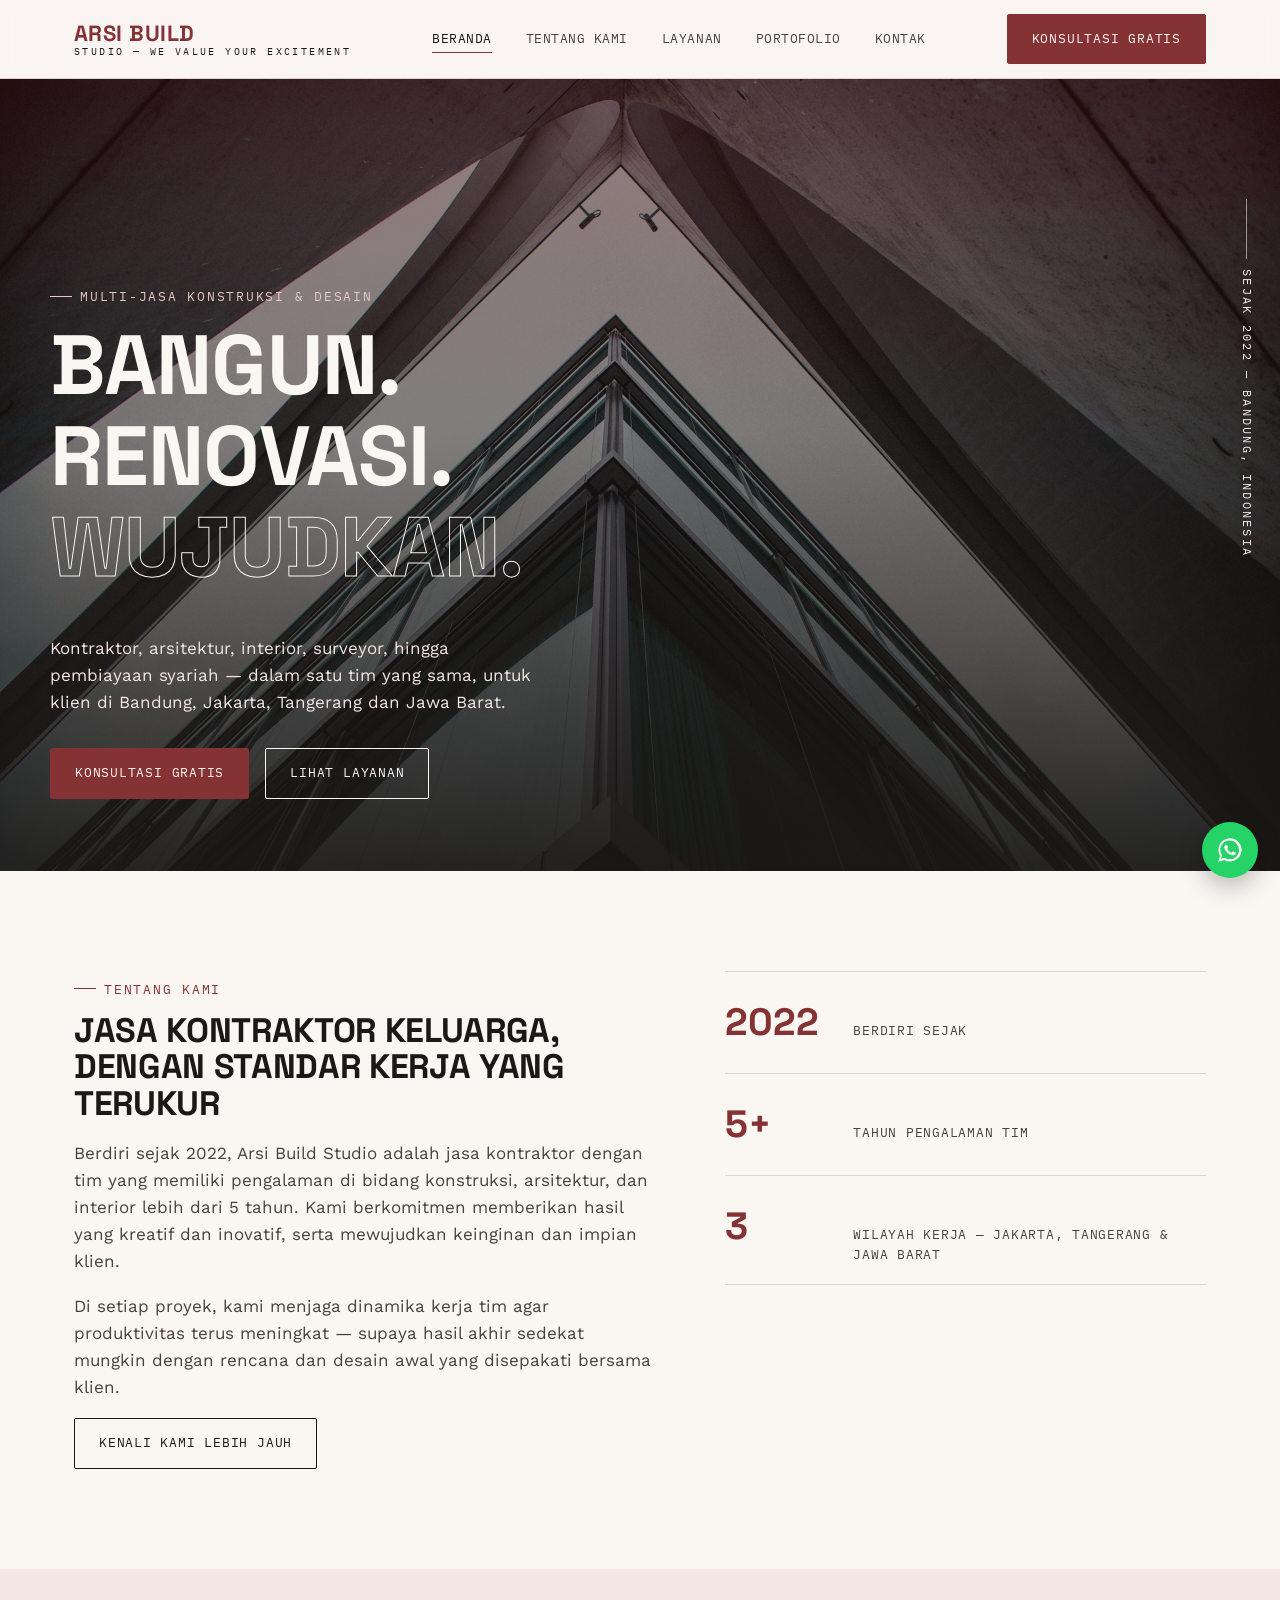
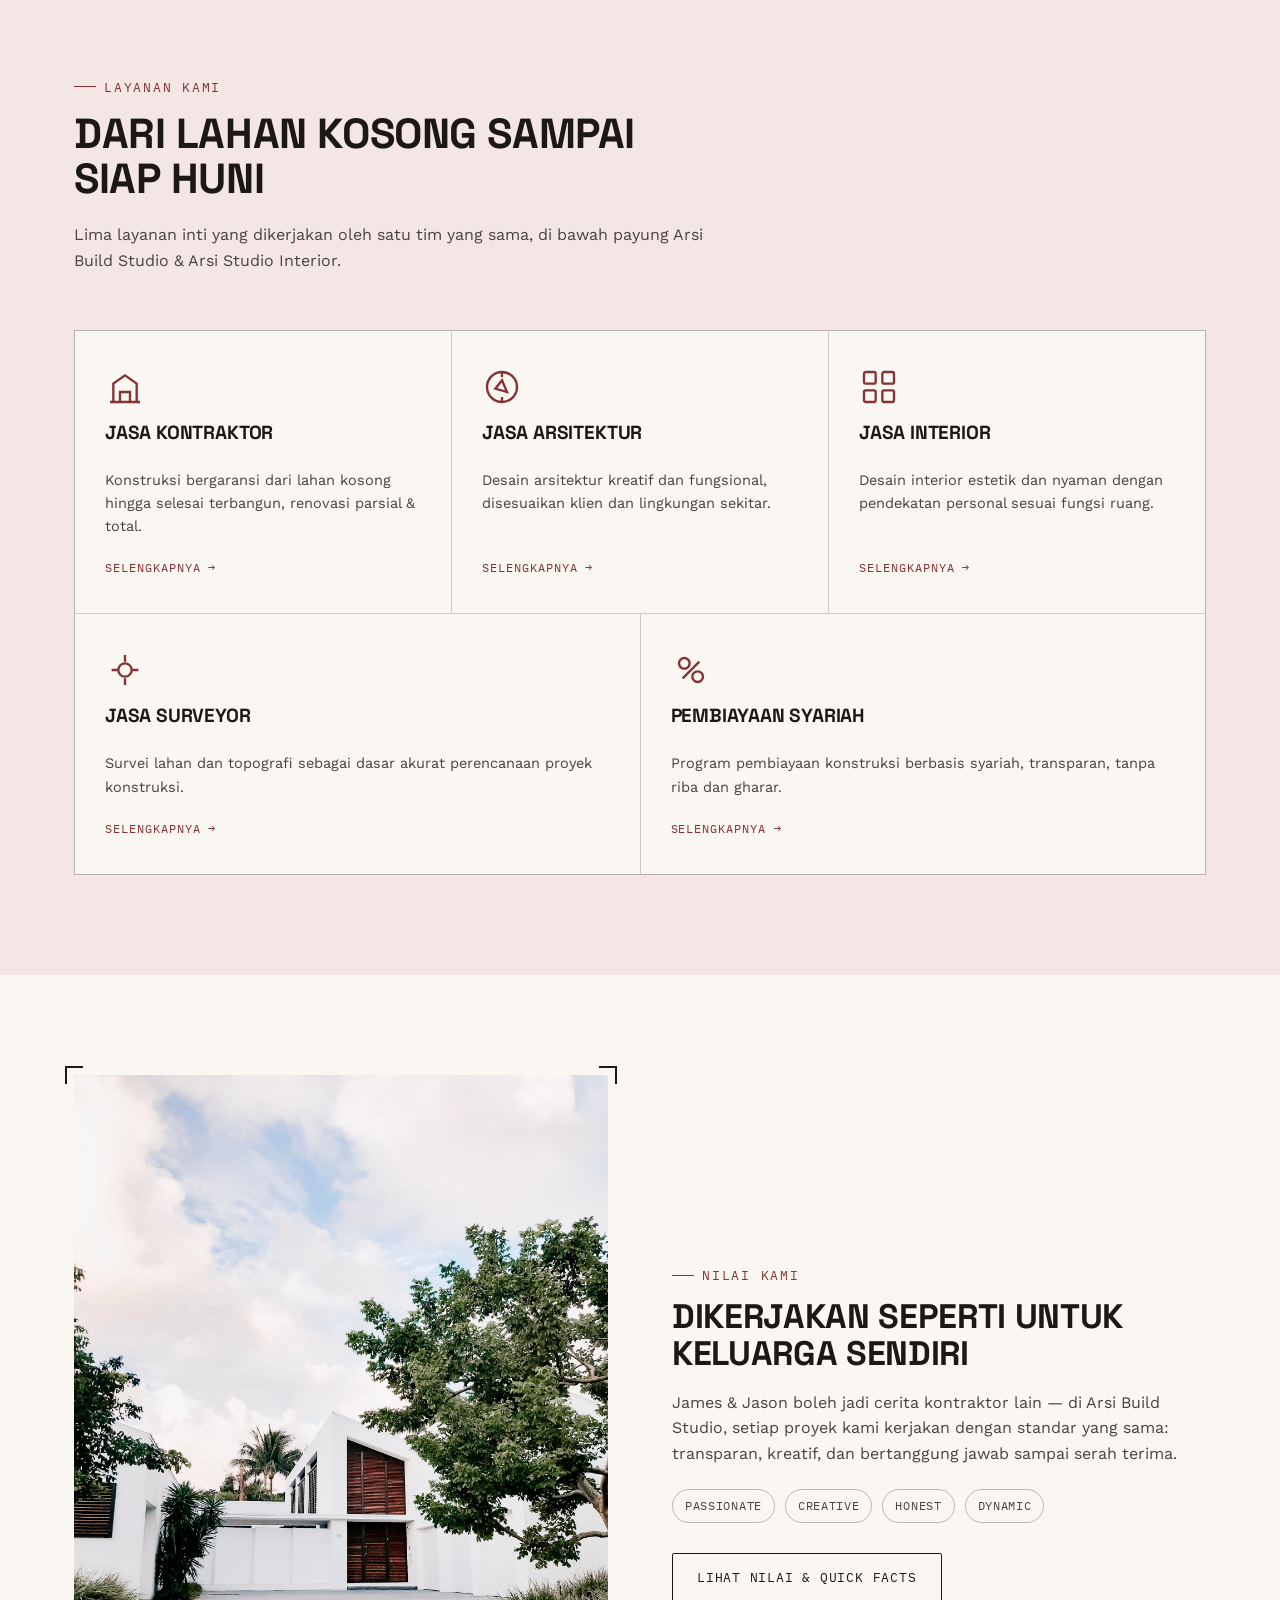
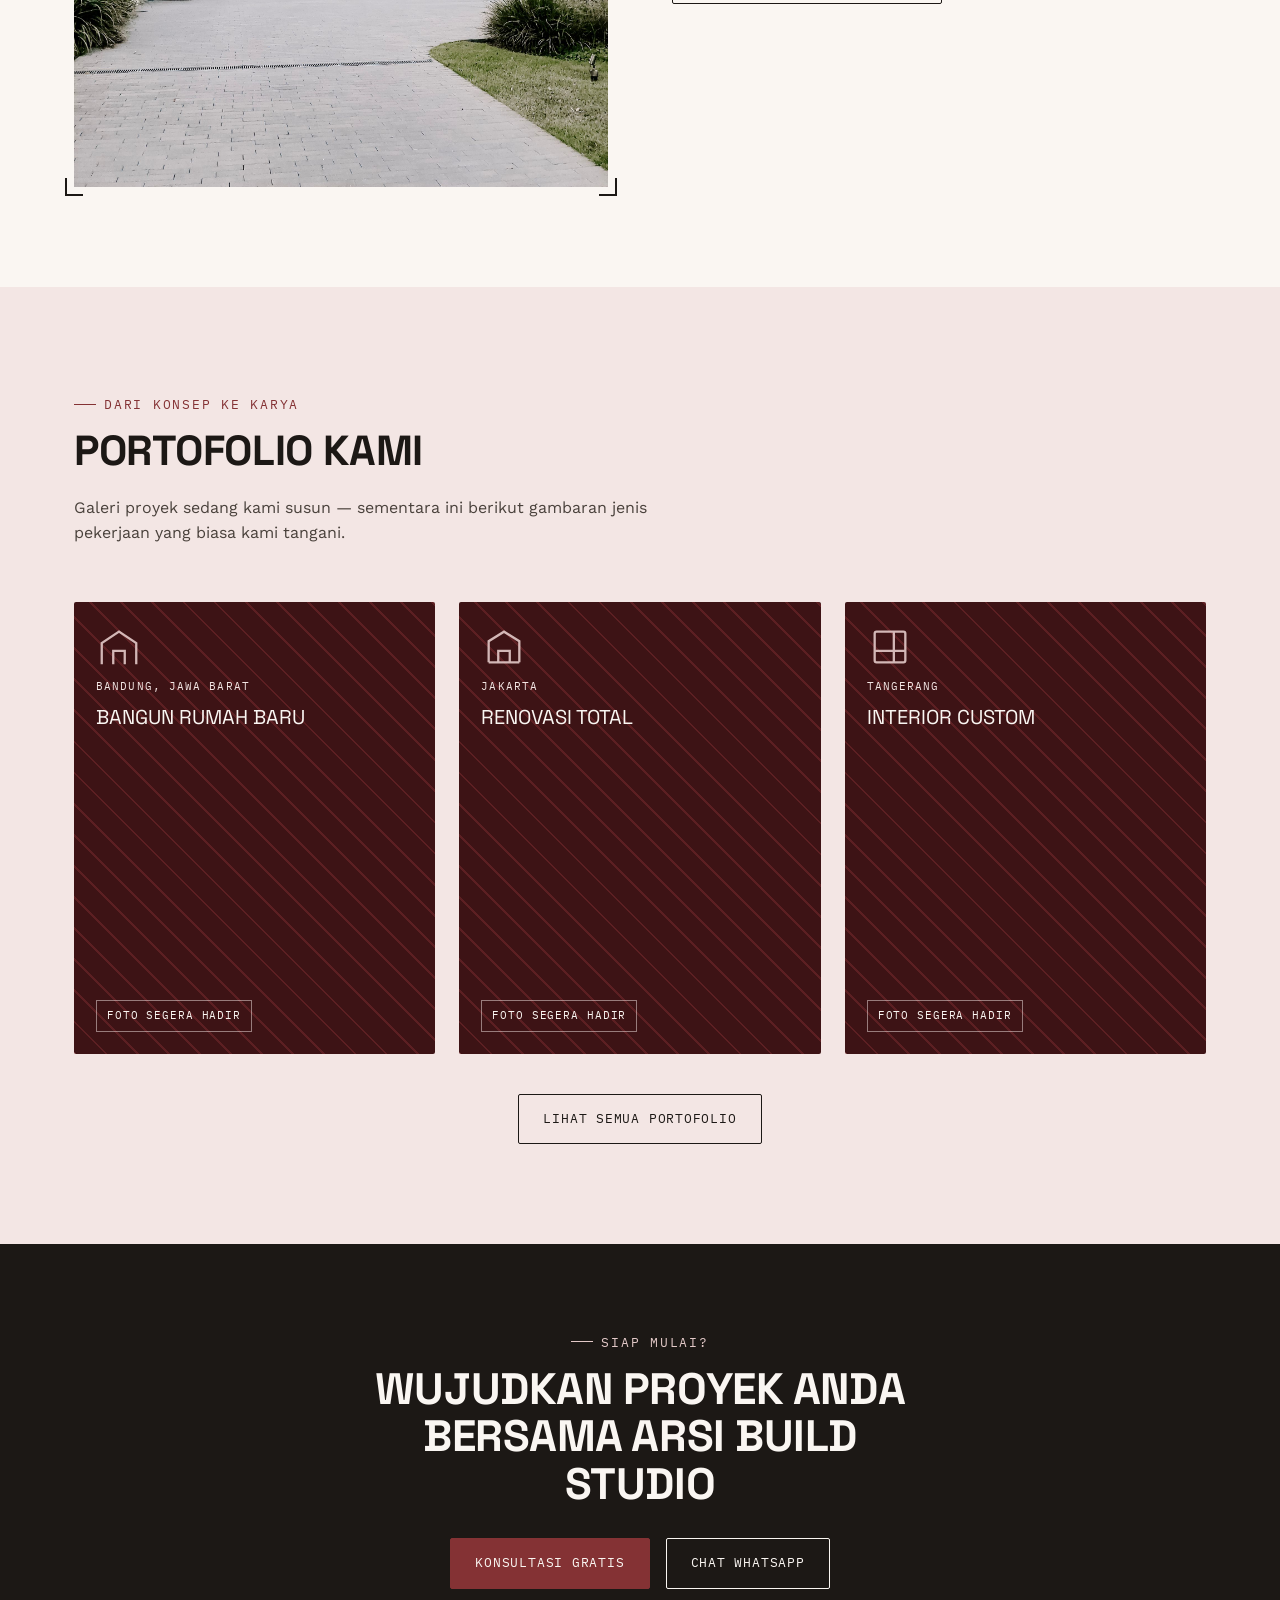
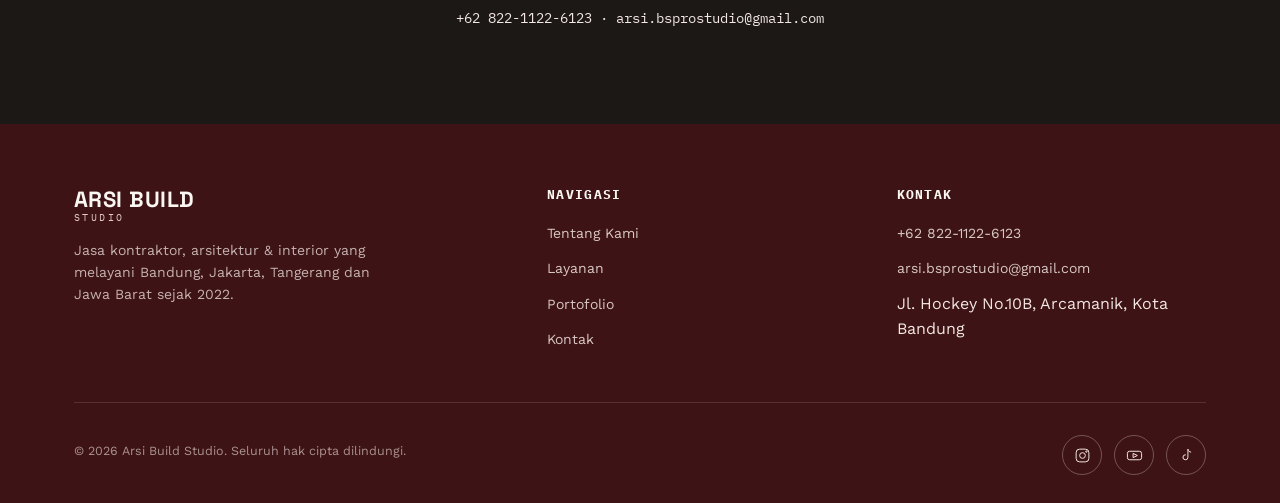
<file: index.html>
<!doctype html>
<html lang="id">
<head>
<meta charset="UTF-8">
<meta name="viewport" content="width=device-width, initial-scale=1">
<title>Arsi Build Studio — Jasa Kontraktor, Arsitektur & Interior Bandung</title>
<meta name="description" content="Arsi Build Studio: jasa kontraktor, arsitektur, interior, surveyor & pembiayaan konstruksi syariah untuk Bandung, Jakarta, Tangerang dan Jawa Barat.">
<link rel="preconnect" href="https://fonts.googleapis.com">
<link rel="preconnect" href="https://fonts.gstatic.com" crossorigin>
<link href="https://fonts.googleapis.com/css2?family=Space+Grotesk:wght@500;700&family=Work+Sans:wght@400;500;600&family=IBM+Plex+Mono:wght@400;500&display=swap" rel="stylesheet">
<link rel="stylesheet" href="assets/css/style.css">
</head>
<body>

<!-- ================= HEADER ================= -->
<header class="site-header">
  <div class="wrap">
    <a href="index.html" class="logo">
      <span class="l1">ARSI BUILD</span>
      <span class="l2">STUDIO — WE VALUE YOUR EXCITEMENT</span>
    </a>
    <nav class="nav-links" id="nav-links">
      <a href="index.html" aria-current="page">Beranda</a>
      <a href="tentang.html">Tentang Kami</a>
      <a href="layanan.html">Layanan</a>
      <a href="portofolio.html">Portofolio</a>
      <a href="kontak.html">Kontak</a>
    </nav>
    <div class="nav-cta">
      <a href="kontak.html" class="btn btn--primary">Konsultasi Gratis</a>
      <button class="nav-toggle" aria-label="Buka menu" aria-expanded="false" id="nav-toggle"><span></span></button>
    </div>
  </div>
</header>

<!-- ================= HERO ================= -->
<section class="hero">
  <div class="hero-media"><img src="assets/img/hero-skyline.jpg" alt="Pandangan ke atas gedung-gedung, mewakili semangat membangun Arsi Build Studio" loading="eager"></div>
  <span class="hero-tag">SEJAK 2022 — BANDUNG, INDONESIA</span>
  <div class="wrap hero-inner">
    <div class="eyebrow eyebrow--light">Multi-jasa konstruksi &amp; desain</div>
    <h1>BANGUN.<br>RENOVASI.<br><span class="thin">WUJUDKAN.</span></h1>
    <p class="lead">Kontraktor, arsitektur, interior, surveyor, hingga pembiayaan syariah — dalam satu tim yang sama, untuk klien di Bandung, Jakarta, Tangerang dan Jawa Barat.</p>
    <div class="hero-actions">
      <a href="kontak.html" class="btn btn--primary">Konsultasi Gratis</a>
      <a href="layanan.html" class="btn btn--on-dark btn--ghost">Lihat Layanan</a>
    </div>
  </div>
</section>

<!-- ================= INTRO + STATS ================= -->
<section class="section">
  <div class="wrap intro-grid">
    <div class="intro-copy">
      <div class="eyebrow">Tentang Kami</div>
      <h2 style="font-size:clamp(24px,3vw,34px); text-transform:uppercase;">Jasa kontraktor keluarga, dengan standar kerja yang terukur</h2>
      <p>Berdiri sejak 2022, Arsi Build Studio adalah jasa kontraktor dengan tim yang memiliki pengalaman di bidang konstruksi, arsitektur, dan interior lebih dari 5 tahun. Kami berkomitmen memberikan hasil yang kreatif dan inovatif, serta mewujudkan keinginan dan impian klien.</p>
      <p>Di setiap proyek, kami menjaga dinamika kerja tim agar produktivitas terus meningkat — supaya hasil akhir sedekat mungkin dengan rencana dan desain awal yang disepakati bersama klien.</p>
      <a href="tentang.html" class="btn btn--ghost">Kenali Kami Lebih Jauh</a>
    </div>
    <div class="stat-list">
      <div class="stat"><span class="num">2022</span><span class="lbl">Berdiri Sejak</span></div>
      <div class="stat"><span class="num">5+</span><span class="lbl">Tahun Pengalaman Tim</span></div>
      <div class="stat"><span class="num">3</span><span class="lbl">Wilayah Kerja — Jakarta, Tangerang &amp; Jawa Barat</span></div>
    </div>
  </div>
</section>

<!-- ================= LAYANAN ================= -->
<section class="section section--tint">
  <div class="wrap">
    <div class="section-head">
      <div class="eyebrow">Layanan Kami</div>
      <h2>Dari lahan kosong sampai siap huni</h2>
      <p>Lima layanan inti yang dikerjakan oleh satu tim yang sama, di bawah payung Arsi Build Studio &amp; Arsi Studio Interior.</p>
    </div>
    <div class="service-grid">
      <a class="service-card" href="layanan.html#kontraktor">
        <svg class="icon" viewBox="0 0 24 24" fill="none" stroke="currentColor" stroke-width="1.4"><path d="M3 21h18M5 21V10l7-5 7 5v11M9 21v-6h6v6M9 12h.01M15 12h.01"/></svg>
        <h3>Jasa Kontraktor</h3>
        <p>Konstruksi bergaransi dari lahan kosong hingga selesai terbangun, renovasi parsial &amp; total.</p>
        <span class="go">Selengkapnya →</span>
      </a>
      <a class="service-card" href="layanan.html#arsitektur">
        <svg class="icon" viewBox="0 0 24 24" fill="none" stroke="currentColor" stroke-width="1.4"><circle cx="12" cy="12" r="9"/><path d="M12 3v3M12 18v3M12 8l3 7-7-2 4-5z"/></svg>
        <h3>Jasa Arsitektur</h3>
        <p>Desain arsitektur kreatif dan fungsional, disesuaikan klien dan lingkungan sekitar.</p>
        <span class="go">Selengkapnya →</span>
      </a>
      <a class="service-card" href="layanan.html#interior">
        <svg class="icon" viewBox="0 0 24 24" fill="none" stroke="currentColor" stroke-width="1.4"><rect x="3" y="3" width="7" height="7" rx="1"/><rect x="14" y="3" width="7" height="7" rx="1"/><rect x="3" y="14" width="7" height="7" rx="1"/><rect x="14" y="14" width="7" height="7" rx="1"/></svg>
        <h3>Jasa Interior</h3>
        <p>Desain interior estetik dan nyaman dengan pendekatan personal sesuai fungsi ruang.</p>
        <span class="go">Selengkapnya →</span>
      </a>
      <a class="service-card" href="layanan.html#surveyor">
        <svg class="icon" viewBox="0 0 24 24" fill="none" stroke="currentColor" stroke-width="1.4"><path d="M12 3v4M4 12h4M16 12h4M12 17v4"/><circle cx="12" cy="12" r="4"/></svg>
        <h3>Jasa Surveyor</h3>
        <p>Survei lahan dan topografi sebagai dasar akurat perencanaan proyek konstruksi.</p>
        <span class="go">Selengkapnya →</span>
      </a>
      <a class="service-card" href="layanan.html#syariah">
        <svg class="icon" viewBox="0 0 24 24" fill="none" stroke="currentColor" stroke-width="1.4"><circle cx="8" cy="8" r="3.2"/><circle cx="16" cy="16" r="3.2"/><path d="M17 7 7 17"/></svg>
        <h3>Pembiayaan Syariah</h3>
        <p>Program pembiayaan konstruksi berbasis syariah, transparan, tanpa riba dan gharar.</p>
        <span class="go">Selengkapnya →</span>
      </a>
    </div>
  </div>
</section>

<!-- ================= TENTANG TEASER (split) ================= -->
<section class="section">
  <div class="wrap split">
    <div class="split-media crop-frame">
      <span class="cm-bl"></span><span class="cm-br"></span>
      <img src="assets/img/about-house.jpg" alt="Rumah tinggal modern hasil kerja tim Arsi Build Studio">
    </div>
    <div class="split-copy">
      <div class="eyebrow">Nilai Kami</div>
      <h2 style="font-size:clamp(24px,3vw,34px); text-transform:uppercase;">Dikerjakan seperti untuk keluarga sendiri</h2>
      <p>James &amp; Jason boleh jadi cerita kontraktor lain — di Arsi Build Studio, setiap proyek kami kerjakan dengan standar yang sama: transparan, kreatif, dan bertanggung jawab sampai serah terima.</p>
      <div class="chip-row">
        <span class="chip">Passionate</span>
        <span class="chip">Creative</span>
        <span class="chip">Honest</span>
        <span class="chip">Dynamic</span>
      </div>
      <a href="tentang.html" class="btn btn--ghost">Lihat Nilai &amp; Quick Facts</a>
    </div>
  </div>
</section>

<!-- ================= PORTFOLIO TEASER ================= -->
<section class="section section--tint">
  <div class="wrap">
    <div class="section-head">
      <div class="eyebrow">Dari Konsep ke Karya</div>
      <h2>Portofolio kami</h2>
      <p>Galeri proyek sedang kami susun — sementara ini berikut gambaran jenis pekerjaan yang biasa kami tangani.</p>
    </div>
    <div class="portfolio-grid">
      <div class="portfolio-card">
        <div>
          <svg class="icon" viewBox="0 0 24 24" fill="none" stroke="currentColor" stroke-width="1.2"><path d="M3 21V10l9-6 9 6v11M9 21v-7h6v7"/></svg>
          <div class="tag">Bandung, Jawa Barat</div>
          <div class="cat">Bangun Rumah Baru</div>
        </div>
        <span class="soon">Foto Segera Hadir</span>
      </div>
      <div class="portfolio-card">
        <div>
          <svg class="icon" viewBox="0 0 24 24" fill="none" stroke="currentColor" stroke-width="1.2"><path d="M4 20V9l8-5 8 5v11M4 20h16M9 20v-6h6v6"/></svg>
          <div class="tag">Jakarta</div>
          <div class="cat">Renovasi Total</div>
        </div>
        <span class="soon">Foto Segera Hadir</span>
      </div>
      <div class="portfolio-card">
        <div>
          <svg class="icon" viewBox="0 0 24 24" fill="none" stroke="currentColor" stroke-width="1.2"><rect x="4" y="4" width="16" height="16" rx="1"/><path d="M4 14h16M14 4v16"/></svg>
          <div class="tag">Tangerang</div>
          <div class="cat">Interior Custom</div>
        </div>
        <span class="soon">Foto Segera Hadir</span>
      </div>
    </div>
    <div class="center-text" style="margin-top:40px;">
      <a href="portofolio.html" class="btn btn--ghost">Lihat Semua Portofolio</a>
    </div>
  </div>
</section>

<!-- ================= CTA ================= -->
<section class="cta-banner">
  <div class="wrap">
    <div class="eyebrow eyebrow--light" style="justify-content:center;">Siap Mulai?</div>
    <h2>Wujudkan proyek Anda bersama Arsi Build Studio</h2>
    <div class="actions">
      <a href="kontak.html" class="btn btn--primary">Konsultasi Gratis</a>
      <a href="https://wa.me/6282211226123" class="btn btn--on-dark btn--ghost" target="_blank" rel="noopener">Chat WhatsApp</a>
    </div>
    <p class="phone">+62 822-1122-6123 · arsi.bsprostudio@gmail.com</p>
  </div>
</section>

<!-- ================= FOOTER ================= -->
<footer class="site-footer">
  <div class="wrap">
    <div class="footer-grid">
      <div>
        <a href="index.html" class="logo"><span class="l1">ARSI BUILD</span><span class="l2">STUDIO</span></a>
        <p style="margin-top:16px;">Jasa kontraktor, arsitektur &amp; interior yang melayani Bandung, Jakarta, Tangerang dan Jawa Barat sejak 2022.</p>
      </div>
      <div>
        <h4>Navigasi</h4>
        <ul class="footer-links">
          <li><a href="tentang.html">Tentang Kami</a></li>
          <li><a href="layanan.html">Layanan</a></li>
          <li><a href="portofolio.html">Portofolio</a></li>
          <li><a href="kontak.html">Kontak</a></li>
        </ul>
      </div>
      <div>
        <h4>Kontak</h4>
        <ul class="footer-links">
          <li><a href="tel:+6282211226123">+62 822-1122-6123</a></li>
          <li><a href="mailto:arsi.bsprostudio@gmail.com">arsi.bsprostudio@gmail.com</a></li>
          <li><span>Jl. Hockey No.10B, Arcamanik, Kota Bandung</span></li>
        </ul>
      </div>
    </div>
    <div class="footer-bottom">
      <p>© <span data-year></span> Arsi Build Studio. Seluruh hak cipta dilindungi.</p>
      <div class="social-row">
        <a href="https://instagram.com/arsi.buildstudio" target="_blank" rel="noopener" aria-label="Instagram"><svg viewBox="0 0 24 24" fill="none" stroke="currentColor" stroke-width="1.4"><rect x="3" y="3" width="18" height="18" rx="5"/><circle cx="12" cy="12" r="4"/><circle cx="17.5" cy="6.5" r="1"/></svg></a>
        <a href="https://youtube.com/@ARSIBUILDSTUDIO" target="_blank" rel="noopener" aria-label="YouTube"><svg viewBox="0 0 24 24" fill="none" stroke="currentColor" stroke-width="1.4"><rect x="2" y="6" width="20" height="12" rx="3"/><path d="M10 9l6 3-6 3V9z"/></svg></a>
        <a href="https://tiktok.com/@arsi.buildstudio" target="_blank" rel="noopener" aria-label="TikTok"><svg viewBox="0 0 24 24" fill="none" stroke="currentColor" stroke-width="1.4"><path d="M14 3v11.5a3.5 3.5 0 1 1-3-3.46"/><path d="M14 3c.5 2.5 2 4 4.5 4.3"/></svg></a>
      </div>
    </div>
  </div>
</footer>

<a href="https://wa.me/6282211226123" class="wa-float" target="_blank" rel="noopener" aria-label="Chat via WhatsApp">
  <svg viewBox="0 0 24 24" fill="currentColor"><path d="M12.04 2C6.58 2 2.13 6.45 2.13 11.91c0 1.87.5 3.62 1.4 5.13L2 22l5.13-1.5a9.87 9.87 0 0 0 4.9 1.3h.01c5.46 0 9.91-4.45 9.91-9.91C21.95 6.45 17.5 2 12.04 2zm0 18.02h-.01c-1.53 0-3.03-.41-4.34-1.19l-.31-.18-3.22.94.94-3.14-.2-.32a8.02 8.02 0 0 1-1.24-4.24c0-4.44 3.62-8.06 8.07-8.06 2.16 0 4.19.84 5.71 2.37a8 8 0 0 1 2.36 5.7c0 4.45-3.62 8.06-8.06 8.06zm4.44-6.04c-.24-.12-1.44-.71-1.66-.8-.22-.08-.39-.12-.55.12-.16.24-.63.79-.78.96-.14.16-.29.18-.53.06-.24-.12-1.02-.38-1.94-1.2-.72-.64-1.2-1.43-1.34-1.67-.14-.24-.02-.37.1-.49.11-.11.24-.29.36-.43.12-.14.16-.24.24-.4.08-.16.04-.3-.02-.42-.06-.12-.55-1.33-.76-1.82-.2-.48-.4-.42-.55-.42h-.47c-.16 0-.42.06-.64.3-.22.24-.84.82-.84 2s.86 2.32.98 2.48c.12.16 1.7 2.6 4.13 3.64.58.25 1.03.4 1.38.51.58.18 1.11.16 1.53.1.47-.07 1.44-.59 1.64-1.15.2-.57.2-1.06.14-1.16-.06-.1-.22-.16-.46-.28z"/></svg>
</a>

<script src="assets/js/main.js"></script>
</body>
</html>
</file>
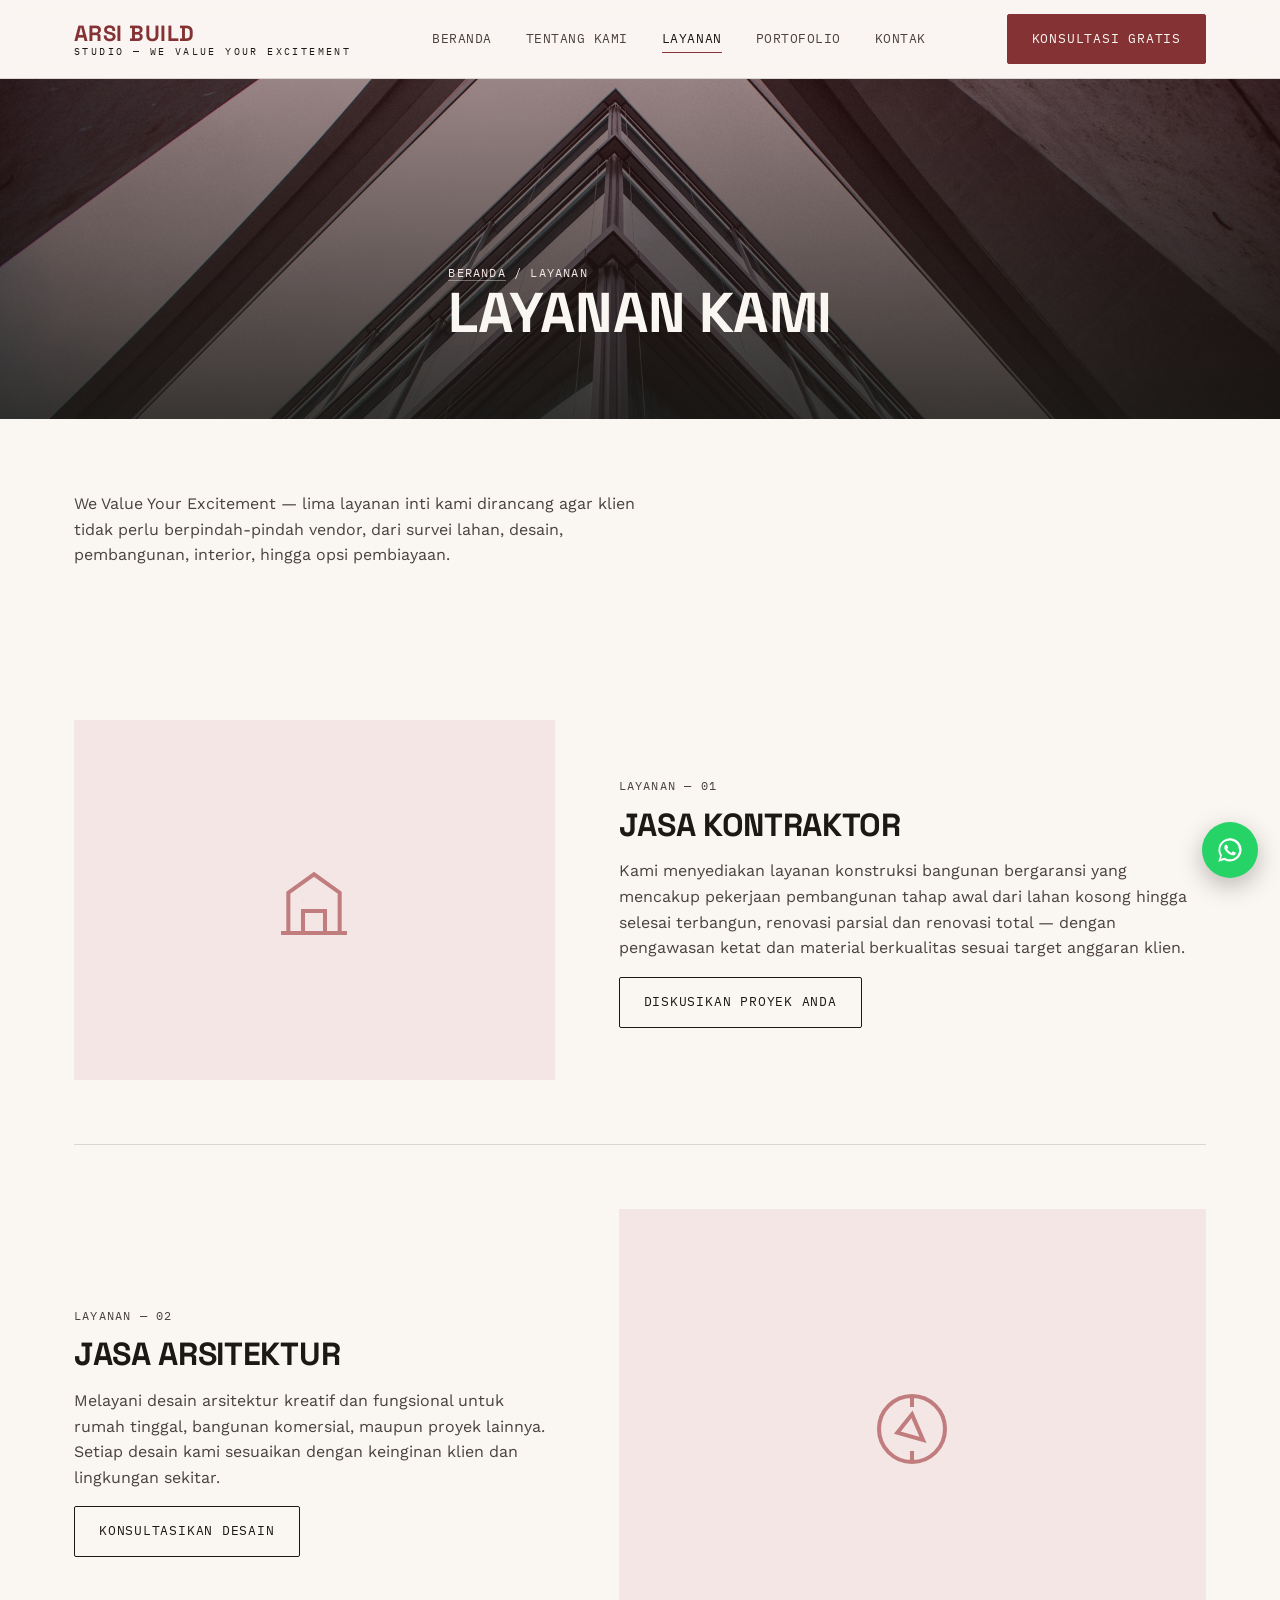
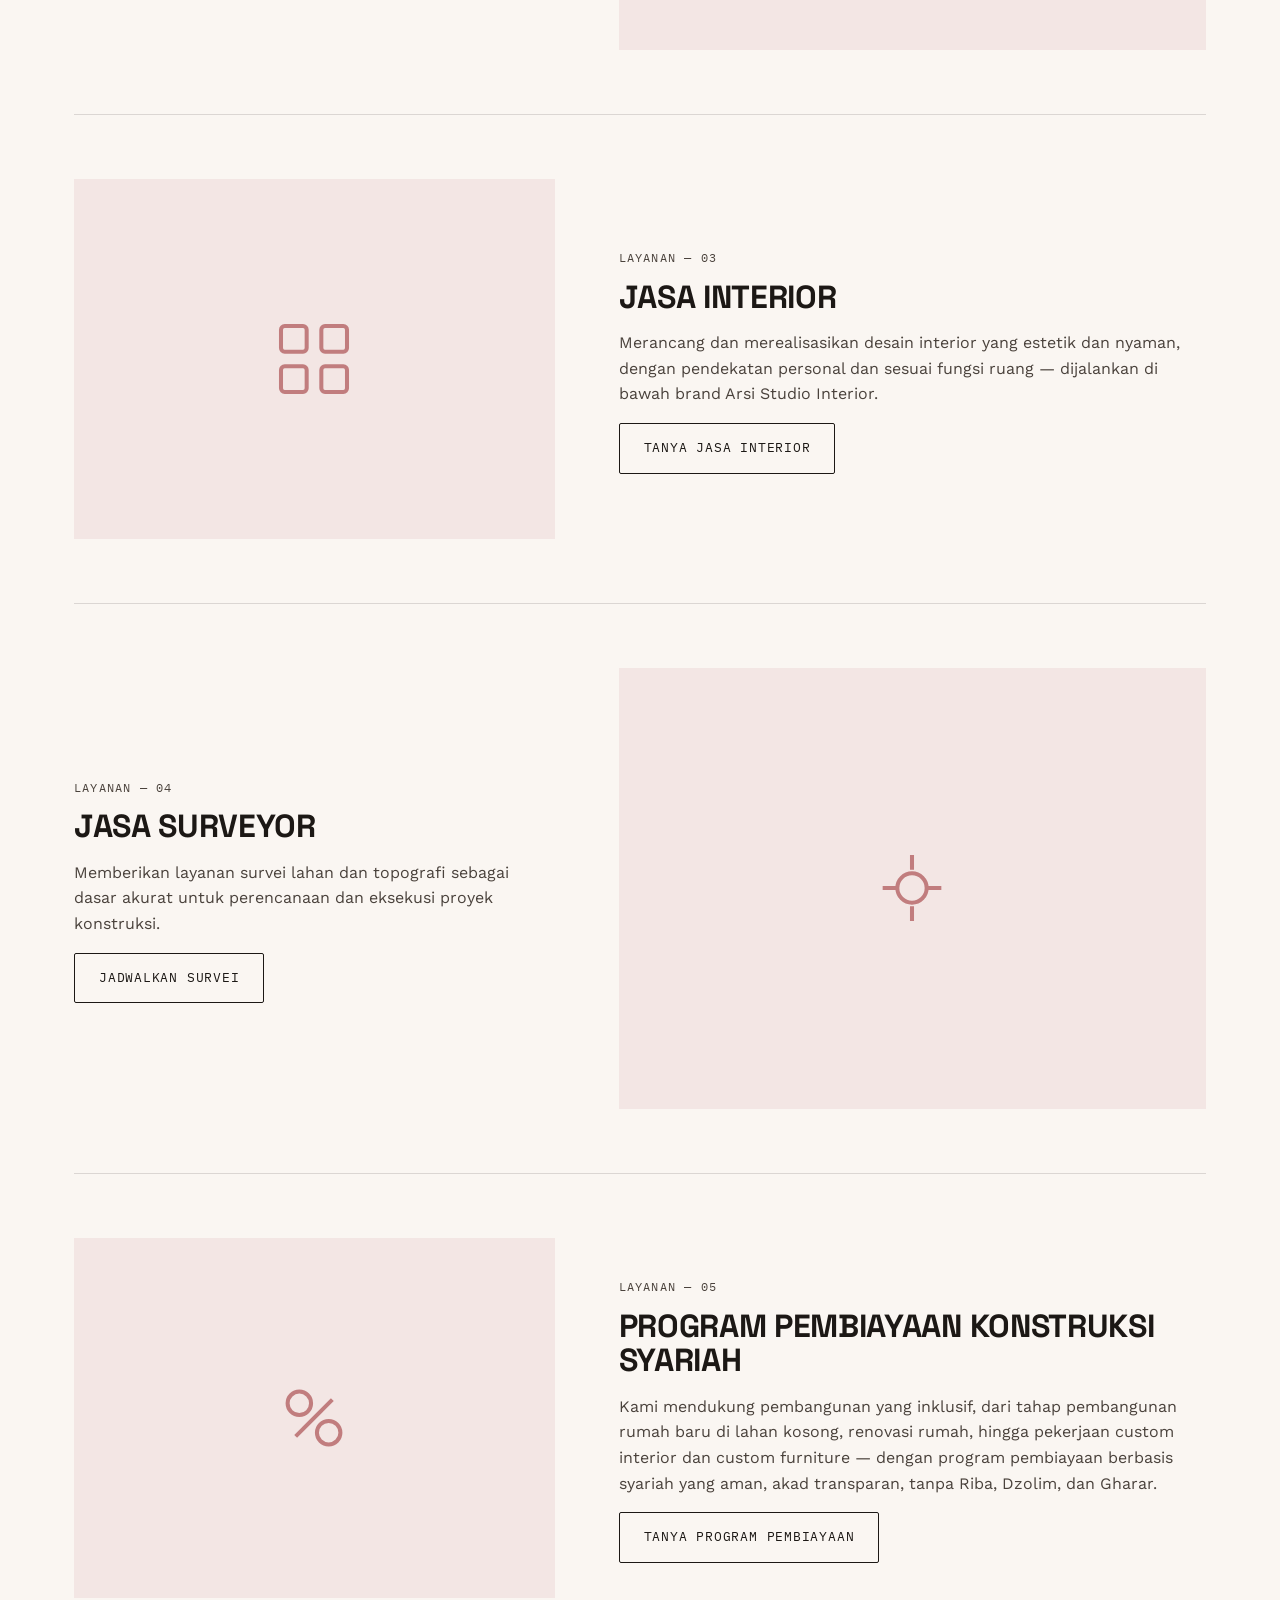
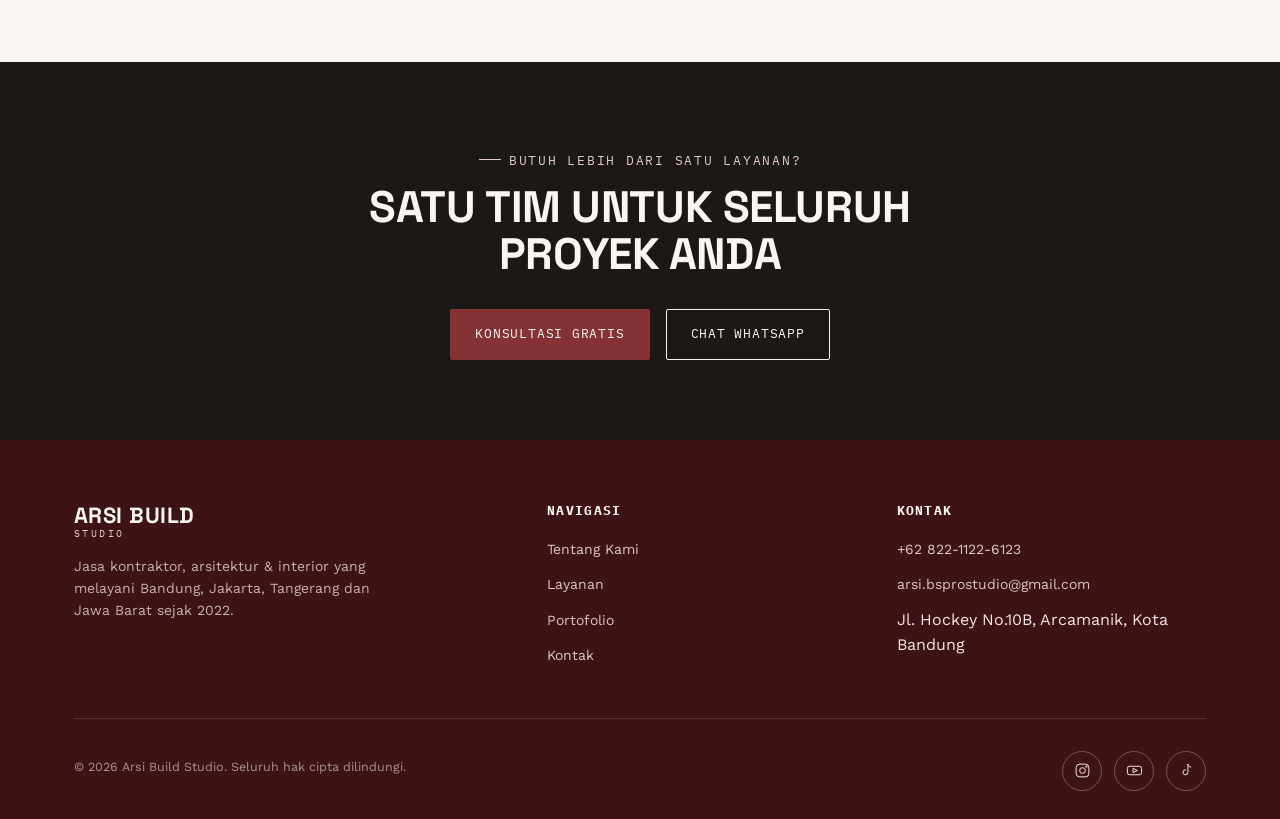
<file: layanan.html>
<!doctype html>
<html lang="id">
<head>
<meta charset="UTF-8">
<meta name="viewport" content="width=device-width, initial-scale=1">
<title>Layanan — Arsi Build Studio</title>
<meta name="description" content="Jasa Kontraktor, Jasa Arsitektur, Jasa Interior, Jasa Surveyor, dan Program Pembiayaan Konstruksi Syariah dari Arsi Build Studio.">
<link rel="preconnect" href="https://fonts.googleapis.com">
<link rel="preconnect" href="https://fonts.gstatic.com" crossorigin>
<link href="https://fonts.googleapis.com/css2?family=Space+Grotesk:wght@500;700&family=Work+Sans:wght@400;500;600&family=IBM+Plex+Mono:wght@400;500&display=swap" rel="stylesheet">
<link rel="stylesheet" href="assets/css/style.css">
</head>
<body>

<header class="site-header">
  <div class="wrap">
    <a href="index.html" class="logo">
      <span class="l1">ARSI BUILD</span>
      <span class="l2">STUDIO — WE VALUE YOUR EXCITEMENT</span>
    </a>
    <nav class="nav-links" id="nav-links">
      <a href="index.html">Beranda</a>
      <a href="tentang.html">Tentang Kami</a>
      <a href="layanan.html" aria-current="page">Layanan</a>
      <a href="portofolio.html">Portofolio</a>
      <a href="kontak.html">Kontak</a>
    </nav>
    <div class="nav-cta">
      <a href="kontak.html" class="btn btn--primary">Konsultasi Gratis</a>
      <button class="nav-toggle" aria-label="Buka menu" aria-expanded="false" id="nav-toggle"><span></span></button>
    </div>
  </div>
</header>

<section class="page-banner">
  <div class="hero-media"><img src="assets/img/hero-skyline.jpg" alt="" loading="eager"></div>
  <div class="wrap">
    <div class="breadcrumb"><a href="index.html">Beranda</a> / Layanan</div>
    <h1>Layanan Kami</h1>
  </div>
</section>

<section class="section--tight">
  <div class="wrap">
    <p style="max-width:60ch; font-size:16px;">We Value Your Excitement — lima layanan inti kami dirancang agar klien tidak perlu berpindah-pindah vendor, dari survei lahan, desain, pembangunan, interior, hingga opsi pembiayaan.</p>
  </div>
</section>

<div class="wrap">
  <div class="service-row" id="kontraktor">
    <div class="service-row-media">
      <svg class="icon" viewBox="0 0 24 24" fill="none" stroke="currentColor" stroke-width="1.1"><path d="M3 21h18M5 21V10l7-5 7 5v11M9 21v-6h6v6M9 12h.01M15 12h.01"/></svg>
    </div>
    <div>
      <span class="service-tag">LAYANAN — 01</span>
      <h2 style="font-size:clamp(24px,3vw,32px); text-transform:uppercase; margin-top:10px;">Jasa Kontraktor</h2>
      <p>Kami menyediakan layanan konstruksi bangunan bergaransi yang mencakup pekerjaan pembangunan tahap awal dari lahan kosong hingga selesai terbangun, renovasi parsial dan renovasi total — dengan pengawasan ketat dan material berkualitas sesuai target anggaran klien.</p>
      <a href="kontak.html" class="btn btn--ghost">Diskusikan Proyek Anda</a>
    </div>
  </div>

  <div class="service-row reverse" id="arsitektur">
    <div class="service-row-media">
      <svg class="icon" viewBox="0 0 24 24" fill="none" stroke="currentColor" stroke-width="1.1"><circle cx="12" cy="12" r="9"/><path d="M12 3v3M12 18v3M12 8l3 7-7-2 4-5z"/></svg>
    </div>
    <div>
      <span class="service-tag">LAYANAN — 02</span>
      <h2 style="font-size:clamp(24px,3vw,32px); text-transform:uppercase; margin-top:10px;">Jasa Arsitektur</h2>
      <p>Melayani desain arsitektur kreatif dan fungsional untuk rumah tinggal, bangunan komersial, maupun proyek lainnya. Setiap desain kami sesuaikan dengan keinginan klien dan lingkungan sekitar.</p>
      <a href="kontak.html" class="btn btn--ghost">Konsultasikan Desain</a>
    </div>
  </div>

  <div class="service-row" id="interior">
    <div class="service-row-media">
      <svg class="icon" viewBox="0 0 24 24" fill="none" stroke="currentColor" stroke-width="1.1"><rect x="3" y="3" width="7" height="7" rx="1"/><rect x="14" y="3" width="7" height="7" rx="1"/><rect x="3" y="14" width="7" height="7" rx="1"/><rect x="14" y="14" width="7" height="7" rx="1"/></svg>
    </div>
    <div>
      <span class="service-tag">LAYANAN — 03</span>
      <h2 style="font-size:clamp(24px,3vw,32px); text-transform:uppercase; margin-top:10px;">Jasa Interior</h2>
      <p>Merancang dan merealisasikan desain interior yang estetik dan nyaman, dengan pendekatan personal dan sesuai fungsi ruang — dijalankan di bawah brand Arsi Studio Interior.</p>
      <a href="kontak.html" class="btn btn--ghost">Tanya Jasa Interior</a>
    </div>
  </div>

  <div class="service-row reverse" id="surveyor">
    <div class="service-row-media">
      <svg class="icon" viewBox="0 0 24 24" fill="none" stroke="currentColor" stroke-width="1.1"><path d="M12 3v4M4 12h4M16 12h4M12 17v4"/><circle cx="12" cy="12" r="4"/></svg>
    </div>
    <div>
      <span class="service-tag">LAYANAN — 04</span>
      <h2 style="font-size:clamp(24px,3vw,32px); text-transform:uppercase; margin-top:10px;">Jasa Surveyor</h2>
      <p>Memberikan layanan survei lahan dan topografi sebagai dasar akurat untuk perencanaan dan eksekusi proyek konstruksi.</p>
      <a href="kontak.html" class="btn btn--ghost">Jadwalkan Survei</a>
    </div>
  </div>

  <div class="service-row" id="syariah">
    <div class="service-row-media">
      <svg class="icon" viewBox="0 0 24 24" fill="none" stroke="currentColor" stroke-width="1.1"><circle cx="8" cy="8" r="3.2"/><circle cx="16" cy="16" r="3.2"/><path d="M17 7 7 17"/></svg>
    </div>
    <div>
      <span class="service-tag">LAYANAN — 05</span>
      <h2 style="font-size:clamp(24px,3vw,32px); text-transform:uppercase; margin-top:10px;">Program Pembiayaan Konstruksi Syariah</h2>
      <p>Kami mendukung pembangunan yang inklusif, dari tahap pembangunan rumah baru di lahan kosong, renovasi rumah, hingga pekerjaan custom interior dan custom furniture — dengan program pembiayaan berbasis syariah yang aman, akad transparan, tanpa Riba, Dzolim, dan Gharar.</p>
      <a href="kontak.html" class="btn btn--ghost">Tanya Program Pembiayaan</a>
    </div>
  </div>
</div>

<section class="cta-banner">
  <div class="wrap">
    <div class="eyebrow eyebrow--light" style="justify-content:center;">Butuh Lebih Dari Satu Layanan?</div>
    <h2>Satu tim untuk seluruh proyek Anda</h2>
    <div class="actions">
      <a href="kontak.html" class="btn btn--primary">Konsultasi Gratis</a>
      <a href="https://wa.me/6282211226123" class="btn btn--on-dark btn--ghost" target="_blank" rel="noopener">Chat WhatsApp</a>
    </div>
  </div>
</section>

<footer class="site-footer">
  <div class="wrap">
    <div class="footer-grid">
      <div>
        <a href="index.html" class="logo"><span class="l1">ARSI BUILD</span><span class="l2">STUDIO</span></a>
        <p style="margin-top:16px;">Jasa kontraktor, arsitektur &amp; interior yang melayani Bandung, Jakarta, Tangerang dan Jawa Barat sejak 2022.</p>
      </div>
      <div>
        <h4>Navigasi</h4>
        <ul class="footer-links">
          <li><a href="tentang.html">Tentang Kami</a></li>
          <li><a href="layanan.html">Layanan</a></li>
          <li><a href="portofolio.html">Portofolio</a></li>
          <li><a href="kontak.html">Kontak</a></li>
        </ul>
      </div>
      <div>
        <h4>Kontak</h4>
        <ul class="footer-links">
          <li><a href="tel:+6282211226123">+62 822-1122-6123</a></li>
          <li><a href="mailto:arsi.bsprostudio@gmail.com">arsi.bsprostudio@gmail.com</a></li>
          <li><span>Jl. Hockey No.10B, Arcamanik, Kota Bandung</span></li>
        </ul>
      </div>
    </div>
    <div class="footer-bottom">
      <p>© <span data-year></span> Arsi Build Studio. Seluruh hak cipta dilindungi.</p>
      <div class="social-row">
        <a href="https://instagram.com/arsi.buildstudio" target="_blank" rel="noopener" aria-label="Instagram"><svg viewBox="0 0 24 24" fill="none" stroke="currentColor" stroke-width="1.4"><rect x="3" y="3" width="18" height="18" rx="5"/><circle cx="12" cy="12" r="4"/><circle cx="17.5" cy="6.5" r="1"/></svg></a>
        <a href="https://youtube.com/@ARSIBUILDSTUDIO" target="_blank" rel="noopener" aria-label="YouTube"><svg viewBox="0 0 24 24" fill="none" stroke="currentColor" stroke-width="1.4"><rect x="2" y="6" width="20" height="12" rx="3"/><path d="M10 9l6 3-6 3V9z"/></svg></a>
        <a href="https://tiktok.com/@arsi.buildstudio" target="_blank" rel="noopener" aria-label="TikTok"><svg viewBox="0 0 24 24" fill="none" stroke="currentColor" stroke-width="1.4"><path d="M14 3v11.5a3.5 3.5 0 1 1-3-3.46"/><path d="M14 3c.5 2.5 2 4 4.5 4.3"/></svg></a>
      </div>
    </div>
  </div>
</footer>

<a href="https://wa.me/6282211226123" class="wa-float" target="_blank" rel="noopener" aria-label="Chat via WhatsApp">
  <svg viewBox="0 0 24 24" fill="currentColor"><path d="M12.04 2C6.58 2 2.13 6.45 2.13 11.91c0 1.87.5 3.62 1.4 5.13L2 22l5.13-1.5a9.87 9.87 0 0 0 4.9 1.3h.01c5.46 0 9.91-4.45 9.91-9.91C21.95 6.45 17.5 2 12.04 2zm0 18.02h-.01c-1.53 0-3.03-.41-4.34-1.19l-.31-.18-3.22.94.94-3.14-.2-.32a8.02 8.02 0 0 1-1.24-4.24c0-4.44 3.62-8.06 8.07-8.06 2.16 0 4.19.84 5.71 2.37a8 8 0 0 1 2.36 5.7c0 4.45-3.62 8.06-8.06 8.06zm4.44-6.04c-.24-.12-1.44-.71-1.66-.8-.22-.08-.39-.12-.55.12-.16.24-.63.79-.78.96-.14.16-.29.18-.53.06-.24-.12-1.02-.38-1.94-1.2-.72-.64-1.2-1.43-1.34-1.67-.14-.24-.02-.37.1-.49.11-.11.24-.29.36-.43.12-.14.16-.24.24-.4.08-.16.04-.3-.02-.42-.06-.12-.55-1.33-.76-1.82-.2-.48-.4-.42-.55-.42h-.47c-.16 0-.42.06-.64.3-.22.24-.84.82-.84 2s.86 2.32.98 2.48c.12.16 1.7 2.6 4.13 3.64.58.25 1.03.4 1.38.51.58.18 1.11.16 1.53.1.47-.07 1.44-.59 1.64-1.15.2-.57.2-1.06.14-1.16-.06-.1-.22-.16-.46-.28z"/></svg>
</a>

<script src="assets/js/main.js"></script>
</body>
</html>
</file>
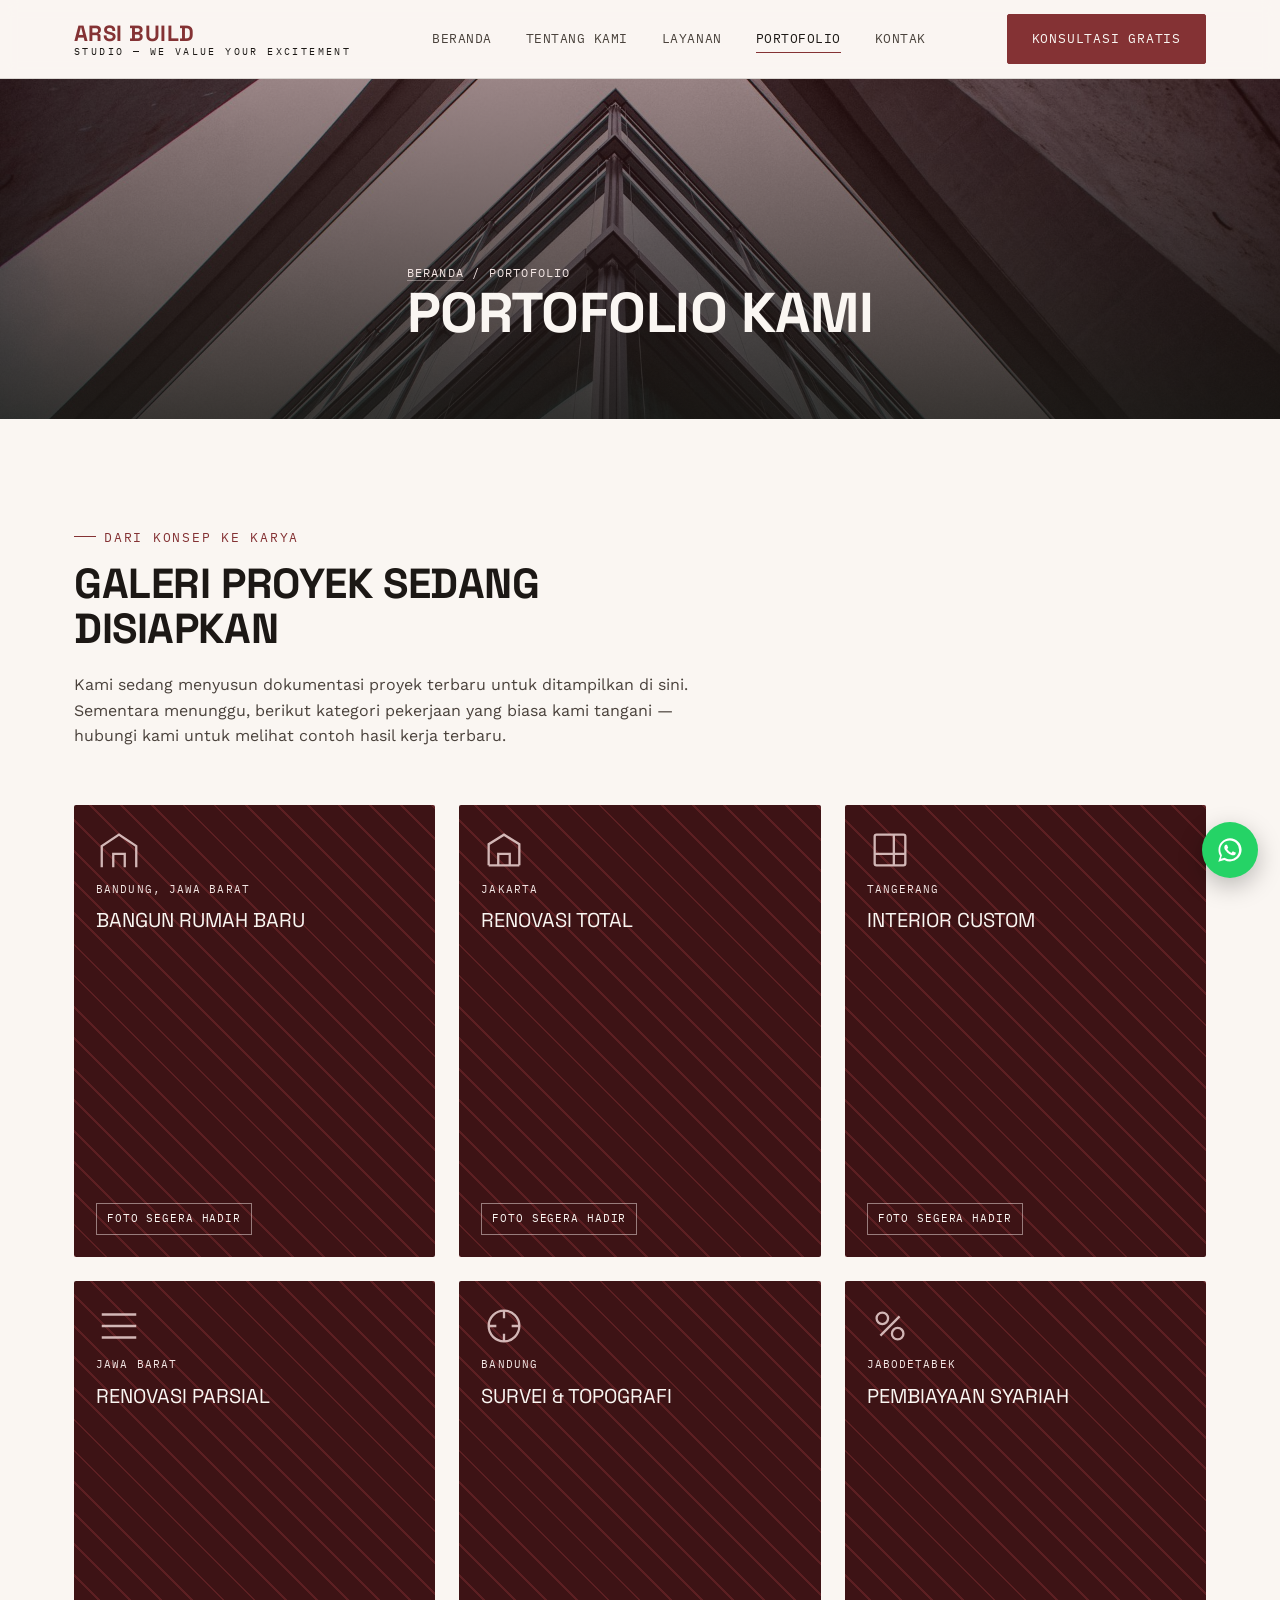
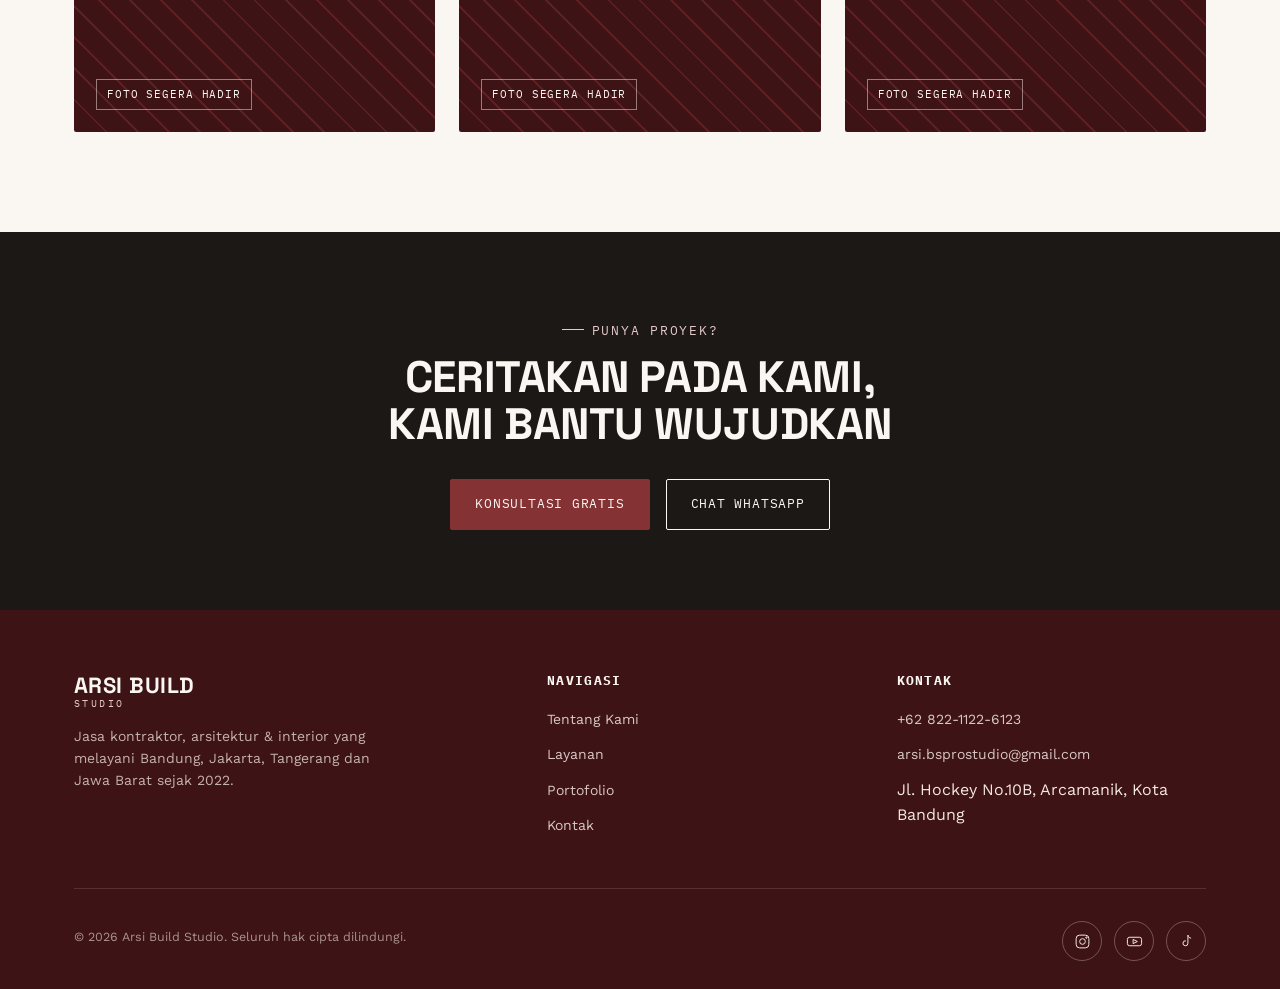
<file: portofolio.html>
<!doctype html>
<html lang="id">
<head>
<meta charset="UTF-8">
<meta name="viewport" content="width=device-width, initial-scale=1">
<title>Portofolio — Arsi Build Studio</title>
<meta name="description" content="Gambaran jenis proyek yang ditangani Arsi Build Studio: bangun rumah baru, renovasi total, dan interior custom.">
<link rel="preconnect" href="https://fonts.googleapis.com">
<link rel="preconnect" href="https://fonts.gstatic.com" crossorigin>
<link href="https://fonts.googleapis.com/css2?family=Space+Grotesk:wght@500;700&family=Work+Sans:wght@400;500;600&family=IBM+Plex+Mono:wght@400;500&display=swap" rel="stylesheet">
<link rel="stylesheet" href="assets/css/style.css">
</head>
<body>

<header class="site-header">
  <div class="wrap">
    <a href="index.html" class="logo">
      <span class="l1">ARSI BUILD</span>
      <span class="l2">STUDIO — WE VALUE YOUR EXCITEMENT</span>
    </a>
    <nav class="nav-links" id="nav-links">
      <a href="index.html">Beranda</a>
      <a href="tentang.html">Tentang Kami</a>
      <a href="layanan.html">Layanan</a>
      <a href="portofolio.html" aria-current="page">Portofolio</a>
      <a href="kontak.html">Kontak</a>
    </nav>
    <div class="nav-cta">
      <a href="kontak.html" class="btn btn--primary">Konsultasi Gratis</a>
      <button class="nav-toggle" aria-label="Buka menu" aria-expanded="false" id="nav-toggle"><span></span></button>
    </div>
  </div>
</header>

<section class="page-banner">
  <div class="hero-media"><img src="assets/img/hero-skyline.jpg" alt="" loading="eager"></div>
  <div class="wrap">
    <div class="breadcrumb"><a href="index.html">Beranda</a> / Portofolio</div>
    <h1>Portofolio Kami</h1>
  </div>
</section>

<section class="section">
  <div class="wrap">
    <div class="section-head">
      <div class="eyebrow">Dari Konsep ke Karya</div>
      <h2>Galeri proyek sedang disiapkan</h2>
      <p>Kami sedang menyusun dokumentasi proyek terbaru untuk ditampilkan di sini. Sementara menunggu, berikut kategori pekerjaan yang biasa kami tangani — hubungi kami untuk melihat contoh hasil kerja terbaru.</p>
    </div>

    <div class="portfolio-grid">
      <div class="portfolio-card">
        <div>
          <svg class="icon" viewBox="0 0 24 24" fill="none" stroke="currentColor" stroke-width="1.2"><path d="M3 21V10l9-6 9 6v11M9 21v-7h6v7"/></svg>
          <div class="tag">Bandung, Jawa Barat</div>
          <div class="cat">Bangun Rumah Baru</div>
        </div>
        <span class="soon">Foto Segera Hadir</span>
      </div>
      <div class="portfolio-card">
        <div>
          <svg class="icon" viewBox="0 0 24 24" fill="none" stroke="currentColor" stroke-width="1.2"><path d="M4 20V9l8-5 8 5v11M4 20h16M9 20v-6h6v6"/></svg>
          <div class="tag">Jakarta</div>
          <div class="cat">Renovasi Total</div>
        </div>
        <span class="soon">Foto Segera Hadir</span>
      </div>
      <div class="portfolio-card">
        <div>
          <svg class="icon" viewBox="0 0 24 24" fill="none" stroke="currentColor" stroke-width="1.2"><rect x="4" y="4" width="16" height="16" rx="1"/><path d="M4 14h16M14 4v16"/></svg>
          <div class="tag">Tangerang</div>
          <div class="cat">Interior Custom</div>
        </div>
        <span class="soon">Foto Segera Hadir</span>
      </div>
      <div class="portfolio-card">
        <div>
          <svg class="icon" viewBox="0 0 24 24" fill="none" stroke="currentColor" stroke-width="1.2"><path d="M3 12h18M3 6h18M3 18h18"/></svg>
          <div class="tag">Jawa Barat</div>
          <div class="cat">Renovasi Parsial</div>
        </div>
        <span class="soon">Foto Segera Hadir</span>
      </div>
      <div class="portfolio-card">
        <div>
          <svg class="icon" viewBox="0 0 24 24" fill="none" stroke="currentColor" stroke-width="1.2"><circle cx="12" cy="12" r="8"/><path d="M12 4v4M12 16v4M4 12h4M16 12h4"/></svg>
          <div class="tag">Bandung</div>
          <div class="cat">Survei &amp; Topografi</div>
        </div>
        <span class="soon">Foto Segera Hadir</span>
      </div>
      <div class="portfolio-card">
        <div>
          <svg class="icon" viewBox="0 0 24 24" fill="none" stroke="currentColor" stroke-width="1.2"><circle cx="8" cy="8" r="3"/><circle cx="16" cy="16" r="3"/><path d="M17 7 7 17"/></svg>
          <div class="tag">Jabodetabek</div>
          <div class="cat">Pembiayaan Syariah</div>
        </div>
        <span class="soon">Foto Segera Hadir</span>
      </div>
    </div>
  </div>
</section>

<section class="cta-banner">
  <div class="wrap">
    <div class="eyebrow eyebrow--light" style="justify-content:center;">Punya Proyek?</div>
    <h2>Ceritakan pada kami, kami bantu wujudkan</h2>
    <div class="actions">
      <a href="kontak.html" class="btn btn--primary">Konsultasi Gratis</a>
      <a href="https://wa.me/6282211226123" class="btn btn--on-dark btn--ghost" target="_blank" rel="noopener">Chat WhatsApp</a>
    </div>
  </div>
</section>

<footer class="site-footer">
  <div class="wrap">
    <div class="footer-grid">
      <div>
        <a href="index.html" class="logo"><span class="l1">ARSI BUILD</span><span class="l2">STUDIO</span></a>
        <p style="margin-top:16px;">Jasa kontraktor, arsitektur &amp; interior yang melayani Bandung, Jakarta, Tangerang dan Jawa Barat sejak 2022.</p>
      </div>
      <div>
        <h4>Navigasi</h4>
        <ul class="footer-links">
          <li><a href="tentang.html">Tentang Kami</a></li>
          <li><a href="layanan.html">Layanan</a></li>
          <li><a href="portofolio.html">Portofolio</a></li>
          <li><a href="kontak.html">Kontak</a></li>
        </ul>
      </div>
      <div>
        <h4>Kontak</h4>
        <ul class="footer-links">
          <li><a href="tel:+6282211226123">+62 822-1122-6123</a></li>
          <li><a href="mailto:arsi.bsprostudio@gmail.com">arsi.bsprostudio@gmail.com</a></li>
          <li><span>Jl. Hockey No.10B, Arcamanik, Kota Bandung</span></li>
        </ul>
      </div>
    </div>
    <div class="footer-bottom">
      <p>© <span data-year></span> Arsi Build Studio. Seluruh hak cipta dilindungi.</p>
      <div class="social-row">
        <a href="https://instagram.com/arsi.buildstudio" target="_blank" rel="noopener" aria-label="Instagram"><svg viewBox="0 0 24 24" fill="none" stroke="currentColor" stroke-width="1.4"><rect x="3" y="3" width="18" height="18" rx="5"/><circle cx="12" cy="12" r="4"/><circle cx="17.5" cy="6.5" r="1"/></svg></a>
        <a href="https://youtube.com/@ARSIBUILDSTUDIO" target="_blank" rel="noopener" aria-label="YouTube"><svg viewBox="0 0 24 24" fill="none" stroke="currentColor" stroke-width="1.4"><rect x="2" y="6" width="20" height="12" rx="3"/><path d="M10 9l6 3-6 3V9z"/></svg></a>
        <a href="https://tiktok.com/@arsi.buildstudio" target="_blank" rel="noopener" aria-label="TikTok"><svg viewBox="0 0 24 24" fill="none" stroke="currentColor" stroke-width="1.4"><path d="M14 3v11.5a3.5 3.5 0 1 1-3-3.46"/><path d="M14 3c.5 2.5 2 4 4.5 4.3"/></svg></a>
      </div>
    </div>
  </div>
</footer>

<a href="https://wa.me/6282211226123" class="wa-float" target="_blank" rel="noopener" aria-label="Chat via WhatsApp">
  <svg viewBox="0 0 24 24" fill="currentColor"><path d="M12.04 2C6.58 2 2.13 6.45 2.13 11.91c0 1.87.5 3.62 1.4 5.13L2 22l5.13-1.5a9.87 9.87 0 0 0 4.9 1.3h.01c5.46 0 9.91-4.45 9.91-9.91C21.95 6.45 17.5 2 12.04 2zm0 18.02h-.01c-1.53 0-3.03-.41-4.34-1.19l-.31-.18-3.22.94.94-3.14-.2-.32a8.02 8.02 0 0 1-1.24-4.24c0-4.44 3.62-8.06 8.07-8.06 2.16 0 4.19.84 5.71 2.37a8 8 0 0 1 2.36 5.7c0 4.45-3.62 8.06-8.06 8.06zm4.44-6.04c-.24-.12-1.44-.71-1.66-.8-.22-.08-.39-.12-.55.12-.16.24-.63.79-.78.96-.14.16-.29.18-.53.06-.24-.12-1.02-.38-1.94-1.2-.72-.64-1.2-1.43-1.34-1.67-.14-.24-.02-.37.1-.49.11-.11.24-.29.36-.43.12-.14.16-.24.24-.4.08-.16.04-.3-.02-.42-.06-.12-.55-1.33-.76-1.82-.2-.48-.4-.42-.55-.42h-.47c-.16 0-.42.06-.64.3-.22.24-.84.82-.84 2s.86 2.32.98 2.48c.12.16 1.7 2.6 4.13 3.64.58.25 1.03.4 1.38.51.58.18 1.11.16 1.53.1.47-.07 1.44-.59 1.64-1.15.2-.57.2-1.06.14-1.16-.06-.1-.22-.16-.46-.28z"/></svg>
</a>

<script src="assets/js/main.js"></script>
</body>
</html>
</file>
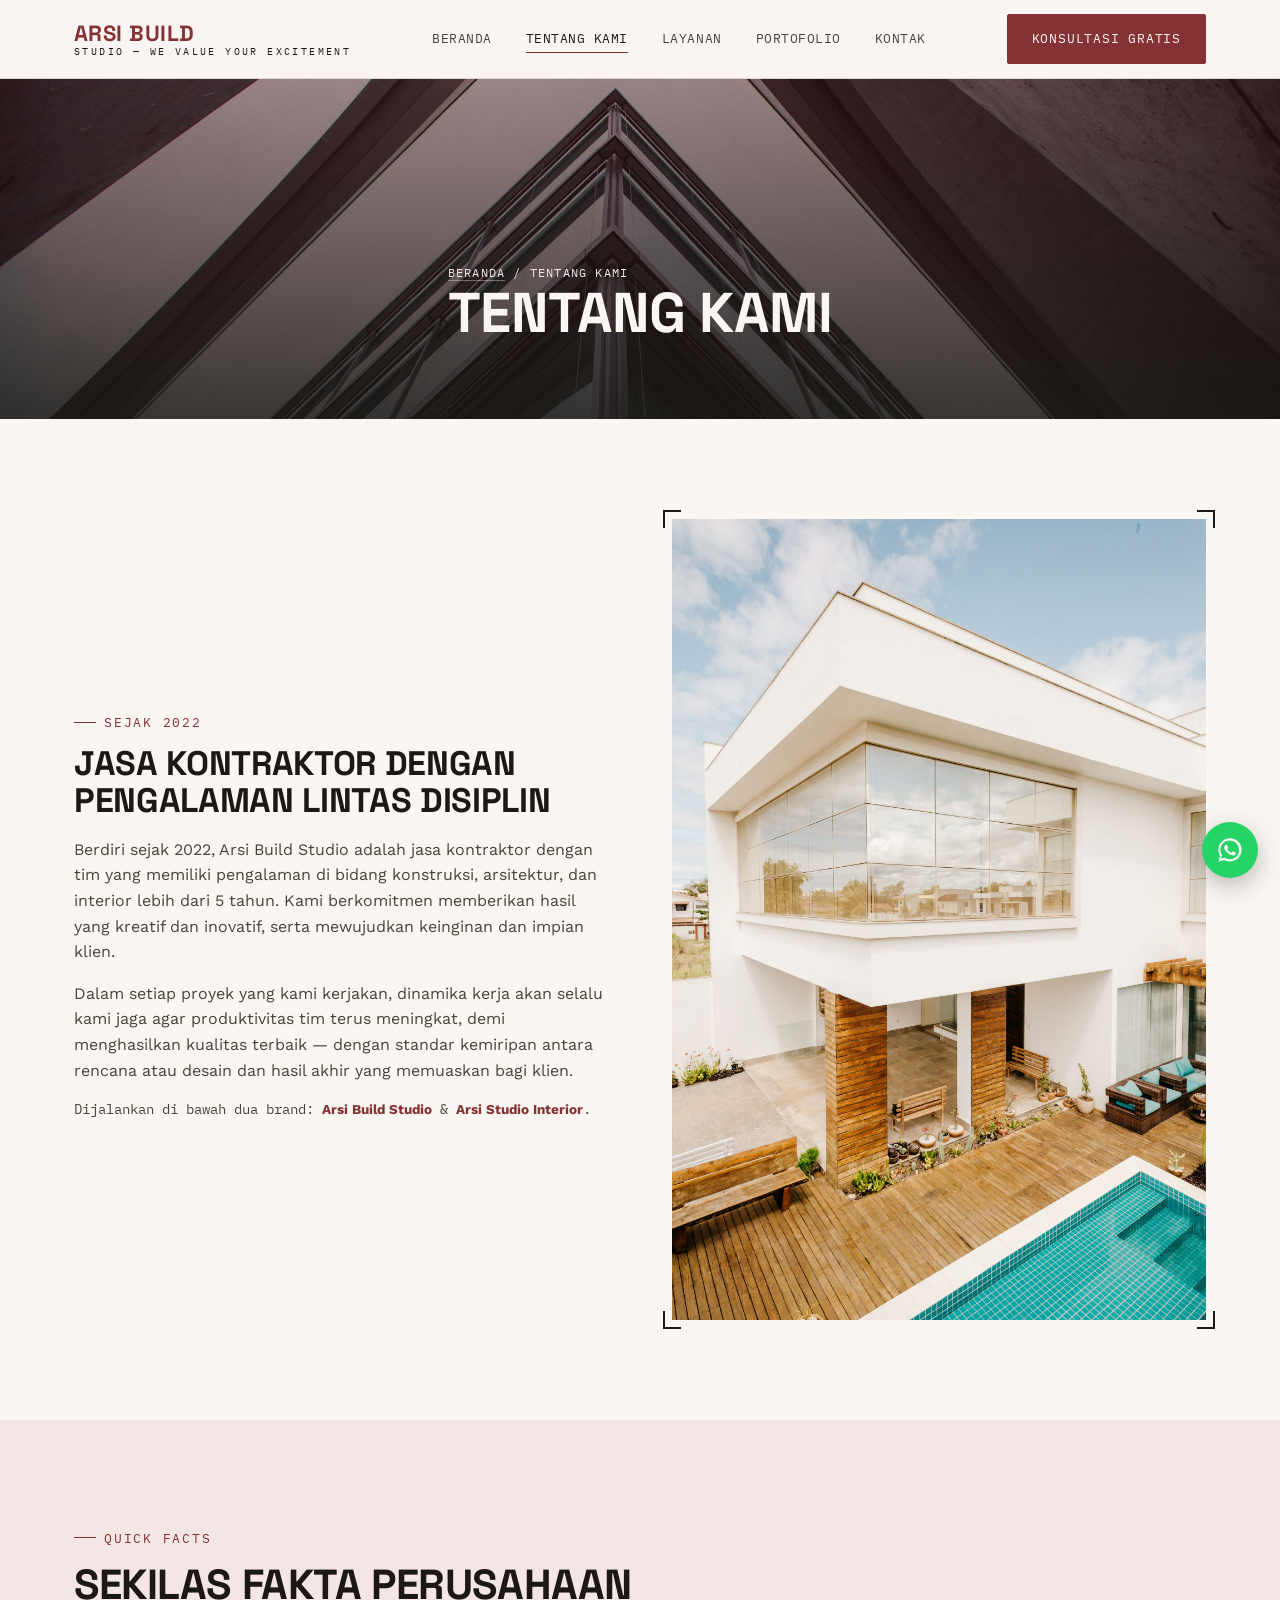
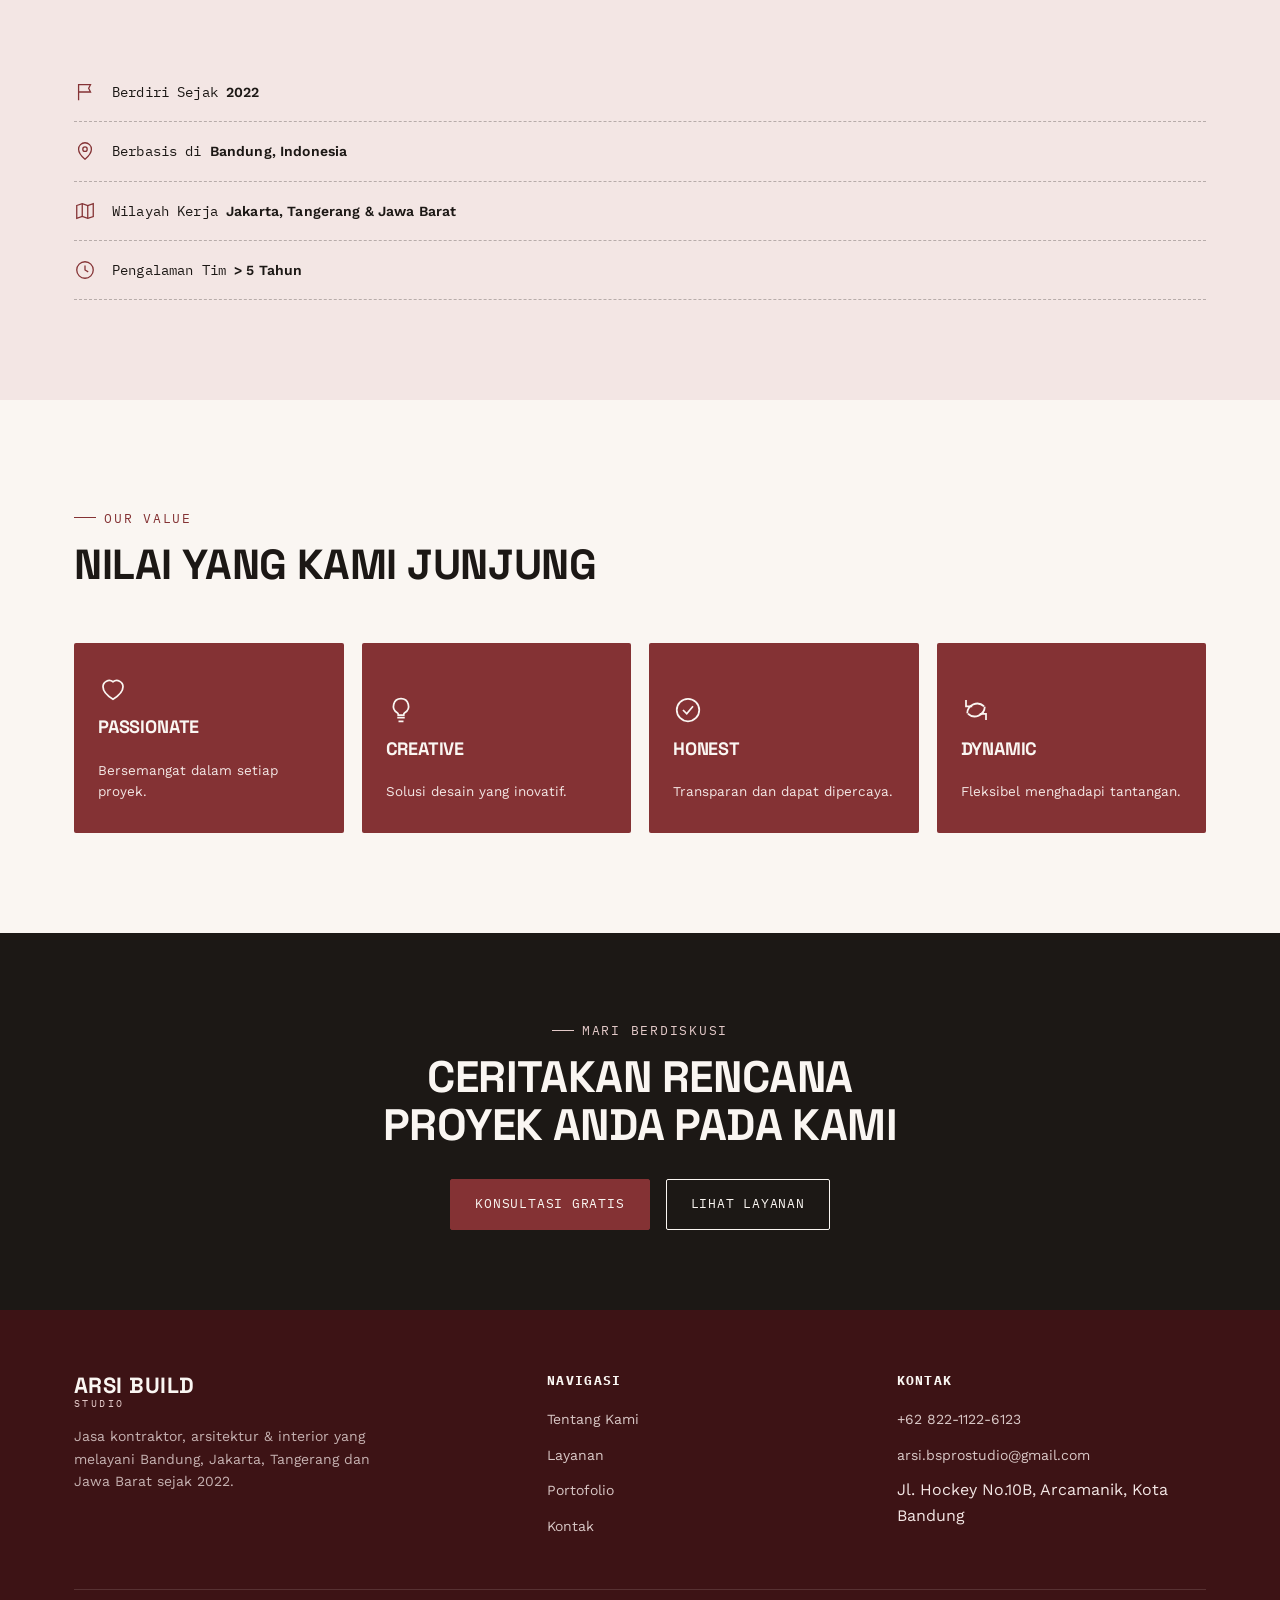
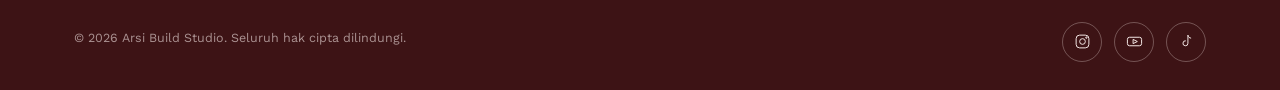
<file: tentang.html>
<!doctype html>
<html lang="id">
<head>
<meta charset="UTF-8">
<meta name="viewport" content="width=device-width, initial-scale=1">
<title>Tentang Kami — Arsi Build Studio</title>
<meta name="description" content="Arsi Build Studio berdiri sejak 2022 di Bandung, melayani Jakarta, Tangerang dan Jawa Barat dengan pengalaman tim lebih dari 5 tahun.">
<link rel="preconnect" href="https://fonts.googleapis.com">
<link rel="preconnect" href="https://fonts.gstatic.com" crossorigin>
<link href="https://fonts.googleapis.com/css2?family=Space+Grotesk:wght@500;700&family=Work+Sans:wght@400;500;600&family=IBM+Plex+Mono:wght@400;500&display=swap" rel="stylesheet">
<link rel="stylesheet" href="assets/css/style.css">
</head>
<body>

<header class="site-header">
  <div class="wrap">
    <a href="index.html" class="logo">
      <span class="l1">ARSI BUILD</span>
      <span class="l2">STUDIO — WE VALUE YOUR EXCITEMENT</span>
    </a>
    <nav class="nav-links" id="nav-links">
      <a href="index.html">Beranda</a>
      <a href="tentang.html" aria-current="page">Tentang Kami</a>
      <a href="layanan.html">Layanan</a>
      <a href="portofolio.html">Portofolio</a>
      <a href="kontak.html">Kontak</a>
    </nav>
    <div class="nav-cta">
      <a href="kontak.html" class="btn btn--primary">Konsultasi Gratis</a>
      <button class="nav-toggle" aria-label="Buka menu" aria-expanded="false" id="nav-toggle"><span></span></button>
    </div>
  </div>
</header>

<section class="page-banner">
  <div class="hero-media"><img src="assets/img/hero-skyline.jpg" alt="" loading="eager"></div>
  <div class="wrap">
    <div class="breadcrumb"><a href="index.html">Beranda</a> / Tentang Kami</div>
    <h1>Tentang Kami</h1>
  </div>
</section>

<!-- ABOUT COPY -->
<section class="section">
  <div class="wrap split">
    <div class="split-copy">
      <div class="eyebrow">Sejak 2022</div>
      <h2 style="font-size:clamp(24px,3vw,34px); text-transform:uppercase;">Jasa kontraktor dengan pengalaman lintas disiplin</h2>
      <p>Berdiri sejak 2022, Arsi Build Studio adalah jasa kontraktor dengan tim yang memiliki pengalaman di bidang konstruksi, arsitektur, dan interior lebih dari 5 tahun. Kami berkomitmen memberikan hasil yang kreatif dan inovatif, serta mewujudkan keinginan dan impian klien.</p>
      <p>Dalam setiap proyek yang kami kerjakan, dinamika kerja akan selalu kami jaga agar produktivitas tim terus meningkat, demi menghasilkan kualitas terbaik — dengan standar kemiripan antara rencana atau desain dan hasil akhir yang memuaskan bagi klien.</p>
      <p style="font-size:13.5px; font-family:var(--font-mono); color:var(--ink-soft);">Dijalankan di bawah dua brand: <b style="font-family:var(--font-body); color:var(--maroon);">Arsi Build Studio</b> &amp; <b style="font-family:var(--font-body); color:var(--maroon);">Arsi Studio Interior</b>.</p>
    </div>
    <div class="split-media crop-frame">
      <span class="cm-bl"></span><span class="cm-br"></span>
      <img src="assets/img/about-pool.jpg" alt="Rumah modern dengan kolam, salah satu gaya kerja arsitektur Arsi Build Studio">
    </div>
  </div>
</section>

<!-- QUICK FACTS -->
<section class="section section--tint">
  <div class="wrap">
    <div class="section-head">
      <div class="eyebrow">Quick Facts</div>
      <h2>Sekilas fakta perusahaan</h2>
    </div>
    <ul class="facts-list">
      <li>
        <svg class="icon" viewBox="0 0 24 24" fill="none" stroke="currentColor" stroke-width="1.4"><path d="M5 21V4h13l-2 4 2 4H5"/></svg>
        <span>Berdiri Sejak <b>2022</b></span>
      </li>
      <li>
        <svg class="icon" viewBox="0 0 24 24" fill="none" stroke="currentColor" stroke-width="1.4"><path d="M12 21s-7-6.1-7-11a7 7 0 0 1 14 0c0 4.9-7 11-7 11z"/><circle cx="12" cy="10" r="2.4"/></svg>
        <span>Berbasis di <b>Bandung, Indonesia</b></span>
      </li>
      <li>
        <svg class="icon" viewBox="0 0 24 24" fill="none" stroke="currentColor" stroke-width="1.4"><path d="M3 6l6-2 6 2 6-2v14l-6 2-6-2-6 2V6z"/><path d="M9 4v14M15 6v14"/></svg>
        <span>Wilayah Kerja <b>Jakarta, Tangerang &amp; Jawa Barat</b></span>
      </li>
      <li>
        <svg class="icon" viewBox="0 0 24 24" fill="none" stroke="currentColor" stroke-width="1.4"><circle cx="12" cy="12" r="9"/><path d="M12 7v5l3.5 2"/></svg>
        <span>Pengalaman Tim <b>&gt; 5 Tahun</b></span>
      </li>
    </ul>
  </div>
</section>

<!-- OUR VALUE -->
<section class="section">
  <div class="wrap">
    <div class="section-head">
      <div class="eyebrow">Our Value</div>
      <h2>Nilai yang kami junjung</h2>
    </div>
    <div class="value-grid">
      <div class="value-card">
        <svg class="icon" viewBox="0 0 24 24" fill="none" stroke="currentColor" stroke-width="1.4"><path d="M12 21c-4-2.5-8-5.5-8-10a5 5 0 0 1 8-4 5 5 0 0 1 8 4c0 4.5-4 7.5-8 10z"/></svg>
        <h3>Passionate</h3>
        <p>Bersemangat dalam setiap proyek.</p>
      </div>
      <div class="value-card">
        <svg class="icon" viewBox="0 0 24 24" fill="none" stroke="currentColor" stroke-width="1.4"><path d="M9 18h6M10 21h4M12 3a6 6 0 0 0-3 11.2c.5.3.8.9.8 1.5v.3h4.4v-.3c0-.6.3-1.2.8-1.5A6 6 0 0 0 12 3z"/></svg>
        <h3>Creative</h3>
        <p>Solusi desain yang inovatif.</p>
      </div>
      <div class="value-card">
        <svg class="icon" viewBox="0 0 24 24" fill="none" stroke="currentColor" stroke-width="1.4"><path d="M8 12l3 3 5-6"/><circle cx="12" cy="12" r="9"/></svg>
        <h3>Honest</h3>
        <p>Transparan dan dapat dipercaya.</p>
      </div>
      <div class="value-card">
        <svg class="icon" viewBox="0 0 24 24" fill="none" stroke="currentColor" stroke-width="1.4"><path d="M4 4v5h5M20 20v-5h-5"/><path d="M5.6 15A8 8 0 0 0 19 9.3M18.4 9A8 8 0 0 0 5 14.7"/></svg>
        <h3>Dynamic</h3>
        <p>Fleksibel menghadapi tantangan.</p>
      </div>
    </div>
  </div>
</section>

<section class="cta-banner">
  <div class="wrap">
    <div class="eyebrow eyebrow--light" style="justify-content:center;">Mari Berdiskusi</div>
    <h2>Ceritakan rencana proyek Anda pada kami</h2>
    <div class="actions">
      <a href="kontak.html" class="btn btn--primary">Konsultasi Gratis</a>
      <a href="layanan.html" class="btn btn--on-dark btn--ghost">Lihat Layanan</a>
    </div>
  </div>
</section>

<footer class="site-footer">
  <div class="wrap">
    <div class="footer-grid">
      <div>
        <a href="index.html" class="logo"><span class="l1">ARSI BUILD</span><span class="l2">STUDIO</span></a>
        <p style="margin-top:16px;">Jasa kontraktor, arsitektur &amp; interior yang melayani Bandung, Jakarta, Tangerang dan Jawa Barat sejak 2022.</p>
      </div>
      <div>
        <h4>Navigasi</h4>
        <ul class="footer-links">
          <li><a href="tentang.html">Tentang Kami</a></li>
          <li><a href="layanan.html">Layanan</a></li>
          <li><a href="portofolio.html">Portofolio</a></li>
          <li><a href="kontak.html">Kontak</a></li>
        </ul>
      </div>
      <div>
        <h4>Kontak</h4>
        <ul class="footer-links">
          <li><a href="tel:+6282211226123">+62 822-1122-6123</a></li>
          <li><a href="mailto:arsi.bsprostudio@gmail.com">arsi.bsprostudio@gmail.com</a></li>
          <li><span>Jl. Hockey No.10B, Arcamanik, Kota Bandung</span></li>
        </ul>
      </div>
    </div>
    <div class="footer-bottom">
      <p>© <span data-year></span> Arsi Build Studio. Seluruh hak cipta dilindungi.</p>
      <div class="social-row">
        <a href="https://instagram.com/arsi.buildstudio" target="_blank" rel="noopener" aria-label="Instagram"><svg viewBox="0 0 24 24" fill="none" stroke="currentColor" stroke-width="1.4"><rect x="3" y="3" width="18" height="18" rx="5"/><circle cx="12" cy="12" r="4"/><circle cx="17.5" cy="6.5" r="1"/></svg></a>
        <a href="https://youtube.com/@ARSIBUILDSTUDIO" target="_blank" rel="noopener" aria-label="YouTube"><svg viewBox="0 0 24 24" fill="none" stroke="currentColor" stroke-width="1.4"><rect x="2" y="6" width="20" height="12" rx="3"/><path d="M10 9l6 3-6 3V9z"/></svg></a>
        <a href="https://tiktok.com/@arsi.buildstudio" target="_blank" rel="noopener" aria-label="TikTok"><svg viewBox="0 0 24 24" fill="none" stroke="currentColor" stroke-width="1.4"><path d="M14 3v11.5a3.5 3.5 0 1 1-3-3.46"/><path d="M14 3c.5 2.5 2 4 4.5 4.3"/></svg></a>
      </div>
    </div>
  </div>
</footer>

<a href="https://wa.me/6282211226123" class="wa-float" target="_blank" rel="noopener" aria-label="Chat via WhatsApp">
  <svg viewBox="0 0 24 24" fill="currentColor"><path d="M12.04 2C6.58 2 2.13 6.45 2.13 11.91c0 1.87.5 3.62 1.4 5.13L2 22l5.13-1.5a9.87 9.87 0 0 0 4.9 1.3h.01c5.46 0 9.91-4.45 9.91-9.91C21.95 6.45 17.5 2 12.04 2zm0 18.02h-.01c-1.53 0-3.03-.41-4.34-1.19l-.31-.18-3.22.94.94-3.14-.2-.32a8.02 8.02 0 0 1-1.24-4.24c0-4.44 3.62-8.06 8.07-8.06 2.16 0 4.19.84 5.71 2.37a8 8 0 0 1 2.36 5.7c0 4.45-3.62 8.06-8.06 8.06zm4.44-6.04c-.24-.12-1.44-.71-1.66-.8-.22-.08-.39-.12-.55.12-.16.24-.63.79-.78.96-.14.16-.29.18-.53.06-.24-.12-1.02-.38-1.94-1.2-.72-.64-1.2-1.43-1.34-1.67-.14-.24-.02-.37.1-.49.11-.11.24-.29.36-.43.12-.14.16-.24.24-.4.08-.16.04-.3-.02-.42-.06-.12-.55-1.33-.76-1.82-.2-.48-.4-.42-.55-.42h-.47c-.16 0-.42.06-.64.3-.22.24-.84.82-.84 2s.86 2.32.98 2.48c.12.16 1.7 2.6 4.13 3.64.58.25 1.03.4 1.38.51.58.18 1.11.16 1.53.1.47-.07 1.44-.59 1.64-1.15.2-.57.2-1.06.14-1.16-.06-.1-.22-.16-.46-.28z"/></svg>
</a>

<script src="assets/js/main.js"></script>
</body>
</html>
</file>
<file: assets/css/style.css>
/* =========================================================
   ARSI BUILD STUDIO — stylesheet
   Konsep: "blueprint arsitektur" — kertas krem, garis tipis,
   tanda siku/registrasi ala gambar teknik, aksen maroon brand.
   ========================================================= */

:root{
  --ink:        #1c1815;
  --ink-soft:   #4a423c;
  --paper:      #faf6f2;
  --paper-dim:  #f2ece6;
  --line:       rgba(28,24,21,.14);
  --line-strong:rgba(28,24,21,.28);

  --maroon-900: #3d1315;
  --maroon-700: #5c1f22;
  --maroon:     #843234;
  --maroon-500: #9c4345;
  --maroon-300: #c17d7e;
  --blush:      #e3c9c8;
  --blush-light:#f3e6e4;

  --font-display: 'Space Grotesk', sans-serif;
  --font-body: 'Work Sans', sans-serif;
  --font-mono: 'IBM Plex Mono', monospace;

  --container: 1180px;
  --radius: 2px;
}

*,*::before,*::after{ box-sizing:border-box; }
html{ scroll-behavior:smooth; }
body{
  margin:0;
  background:var(--paper);
  color:var(--ink);
  font-family:var(--font-body);
  font-size:16px;
  line-height:1.6;
  -webkit-font-smoothing:antialiased;
}
img{ max-width:100%; display:block; }
a{ color:inherit; text-decoration:none; }
h1,h2,h3,h4{ font-family:var(--font-display); margin:0 0 .5em; line-height:1.08; letter-spacing:-.01em; }
p{ margin:0 0 1em; color:var(--ink-soft); }
ul{ margin:0; padding:0; list-style:none; }
button{ font-family:inherit; }

.wrap{ max-width:var(--container); margin:0 auto; padding:0 24px; }

/* focus states */
a:focus-visible, button:focus-visible, input:focus-visible, textarea:focus-visible{
  outline:2px solid var(--maroon); outline-offset:3px;
}

/* ---------- Eyebrow / mono labels ---------- */
.eyebrow{
  font-family:var(--font-mono);
  font-size:12.5px;
  letter-spacing:.14em;
  text-transform:uppercase;
  color:var(--maroon);
  display:inline-flex;
  align-items:center;
  gap:8px;
  margin-bottom:14px;
}
.eyebrow::before{ content:""; width:22px; height:1px; background:var(--maroon); display:inline-block; }
.eyebrow--light{ color:var(--blush); }
.eyebrow--light::before{ background:var(--blush); }

/* ---------- Buttons ---------- */
.btn{
  display:inline-flex; align-items:center; gap:10px;
  font-family:var(--font-mono);
  font-size:13px; letter-spacing:.06em; text-transform:uppercase;
  padding:14px 24px;
  border-radius:var(--radius);
  border:1px solid var(--ink);
  cursor:pointer;
  transition:transform .18s ease, background .18s ease, color .18s ease, border-color .18s ease;
  white-space:nowrap;
}
.btn:hover{ transform:translateY(-2px); }
.btn--primary{ background:var(--maroon); border-color:var(--maroon); color:var(--paper); }
.btn--primary:hover{ background:var(--maroon-700); border-color:var(--maroon-700); }
.btn--ghost{ background:transparent; border-color:var(--ink); color:var(--ink); }
.btn--ghost:hover{ background:var(--ink); color:var(--paper); }
.btn--on-dark{ border-color:var(--paper); color:var(--paper); }
.btn--on-dark:hover{ background:var(--paper); color:var(--ink); }
.btn svg{ width:14px; height:14px; }

/* ---------- Crop marks (blueprint registration marks) ---------- */
.crop-frame{ position:relative; }
.crop-frame::before,.crop-frame::after,
.crop-frame .cm-br,.crop-frame .cm-bl{
  content:""; position:absolute; width:18px; height:18px; z-index:3;
  border-color:var(--maroon);
}
.crop-frame::before{ top:-9px; left:-9px; border-top:2px solid; border-left:2px solid; }
.crop-frame::after{ top:-9px; right:-9px; border-top:2px solid; border-right:2px solid; }
.crop-frame .cm-bl{ bottom:-9px; left:-9px; border-bottom:2px solid; border-left:2px solid; }
.crop-frame .cm-br{ bottom:-9px; right:-9px; border-bottom:2px solid; border-right:2px solid; }

/* ---------- Header / Nav ---------- */
.site-header{
  position:sticky; top:0; z-index:50;
  background:rgba(250,246,242,.9);
  backdrop-filter:blur(8px);
  border-bottom:1px solid var(--line);
}
.site-header .wrap{
  display:flex; align-items:center; justify-content:space-between;
  height:78px;
}
.logo{ display:flex; flex-direction:column; line-height:1; gap:3px; }
.logo .l1{ font-family:var(--font-display); font-weight:700; font-size:22px; letter-spacing:.02em; color:var(--maroon); }
.logo .l2{ font-family:var(--font-mono); font-size:10px; letter-spacing:.24em; color:var(--ink); }

.nav-links{ display:flex; align-items:center; gap:34px; }
.nav-links a{
  font-family:var(--font-mono); font-size:13px; letter-spacing:.04em; text-transform:uppercase;
  color:var(--ink-soft); position:relative; padding:4px 0;
}
.nav-links a::after{
  content:""; position:absolute; left:0; bottom:0; height:1px; width:0; background:var(--maroon);
  transition:width .2s ease;
}
.nav-links a:hover, .nav-links a[aria-current="page"]{ color:var(--ink); }
.nav-links a:hover::after, .nav-links a[aria-current="page"]::after{ width:100%; }

.nav-cta{ display:flex; align-items:center; gap:18px; }
.nav-toggle{
  display:none; background:none; border:1px solid var(--ink); border-radius:var(--radius);
  width:42px; height:42px; align-items:center; justify-content:center;
}
.nav-toggle span, .nav-toggle span::before, .nav-toggle span::after{
  content:""; display:block; width:18px; height:1.5px; background:var(--ink); position:relative;
  transition:transform .2s ease, opacity .2s ease;
}
.nav-toggle span::before{ position:absolute; top:-6px; }
.nav-toggle span::after{ position:absolute; top:6px; }

@media (max-width: 900px){
  .nav-links{
    position:fixed; inset:78px 0 0 0; background:var(--paper);
    flex-direction:column; justify-content:flex-start; align-items:flex-start;
    padding:36px 24px; gap:22px; transform:translateX(100%);
    transition:transform .28s ease; border-top:1px solid var(--line);
  }
  .nav-links.is-open{ transform:translateX(0); }
  .nav-links a{ font-size:16px; }
  .nav-toggle{ display:inline-flex; }
  .nav-cta .btn--primary{ display:none; }
  body.nav-open{ overflow:hidden; }
}

/* ---------- Hero ---------- */
.hero{
  position:relative; min-height:88vh; display:flex; align-items:flex-end;
  color:var(--paper); overflow:hidden;
  background:var(--ink);
}
.hero-media{ position:absolute; inset:0; z-index:0; }
.hero-media img{ width:100%; height:100%; object-fit:cover; }
.hero-media::after{
  content:""; position:absolute; inset:0;
  background:linear-gradient(180deg, rgba(61,19,21,.55) 0%, rgba(28,24,21,.55) 45%, rgba(28,24,21,.92) 100%);
}
.hero-inner{ position:relative; z-index:1; padding:120px 0 72px; width:100%; }
.hero h1{
  font-size:clamp(40px, 7vw, 84px);
  text-transform:uppercase;
  max-width:14ch;
}
.hero h1 .thin{ -webkit-text-stroke:1px var(--paper); color:transparent; }
.hero p.lead{ color:var(--blush-light); max-width:44ch; font-size:17px; margin-bottom:32px; }
.hero-actions{ display:flex; flex-wrap:wrap; gap:16px; }
.hero-tag{
  position:absolute; top:120px; right:24px; z-index:1;
  writing-mode:vertical-rl; font-family:var(--font-mono); font-size:11.5px;
  letter-spacing:.2em; color:var(--blush-light); text-transform:uppercase;
  display:flex; align-items:center; gap:10px;
}
.hero-tag::before{ content:""; width:1px; height:60px; background:var(--blush-light); opacity:.6; }
@media (max-width:900px){ .hero-tag{ display:none; } }

/* Page banner (subpages) */
.page-banner{
  position:relative; color:var(--paper); background:var(--ink);
  min-height:340px; display:flex; align-items:flex-end; overflow:hidden;
}
.page-banner .hero-media::after{
  background:linear-gradient(180deg, rgba(61,19,21,.5) 0%, rgba(28,24,21,.86) 100%);
}
.page-banner .wrap{ padding:64px 24px 48px; position:relative; z-index:1; }
.page-banner h1{ font-size:clamp(32px, 5.5vw, 56px); text-transform:uppercase; }
.breadcrumb{ font-family:var(--font-mono); font-size:12px; letter-spacing:.1em; text-transform:uppercase; color:var(--blush-light); }
.breadcrumb a{ color:var(--blush-light); border-bottom:1px solid rgba(243,230,228,.4); }

/* ---------- Sections ---------- */
.section{ padding:100px 0; }
.section--tight{ padding:72px 0; }
.section--tint{ background:var(--blush-light); }
.section--dark{ background:var(--ink); color:var(--paper); }
.section--dark p{ color:#cfc6c0; }
.section-head{ max-width:640px; margin-bottom:56px; }
.section-head h2{ font-size:clamp(28px, 4vw, 42px); text-transform:uppercase; }
.hr{ border:none; border-top:1px solid var(--line); margin:0; }

/* ---------- Intro / stats ---------- */
.intro-grid{
  display:grid; grid-template-columns:1.1fr .9fr; gap:64px; align-items:start;
}
.intro-copy p{ font-size:17px; }
.stat-list{ display:flex; flex-direction:column; gap:0; }
.stat{
  display:flex; align-items:baseline; gap:18px;
  padding:20px 0; border-top:1px solid var(--line);
}
.stat:last-child{ border-bottom:1px solid var(--line); }
.stat .num{ font-family:var(--font-display); font-weight:700; font-size:38px; color:var(--maroon); min-width:110px; }
.stat .lbl{ font-family:var(--font-mono); font-size:12.5px; letter-spacing:.06em; text-transform:uppercase; color:var(--ink-soft); }
@media (max-width:860px){ .intro-grid{ grid-template-columns:1fr; gap:40px; } }

/* ---------- Service cards ---------- */
.service-grid{
  display:grid; grid-template-columns:repeat(6,1fr); gap:1px;
  background:var(--line); border:1px solid var(--line);
}
.service-card{
  grid-column:span 2;
  background:var(--paper); padding:36px 30px; display:flex; flex-direction:column; gap:16px;
  transition:background .2s ease;
}
.service-card:nth-child(4), .service-card:nth-child(5){ grid-column:span 3; }
.service-card:hover{ background:var(--blush-light); }
.service-card .icon{ width:40px; height:40px; color:var(--maroon); }
.service-card h3{ font-size:19px; text-transform:uppercase; }
.service-card p{ font-size:14.5px; margin-bottom:4px; flex-grow:1; }
.service-card .go{ font-family:var(--font-mono); font-size:12px; letter-spacing:.08em; text-transform:uppercase; color:var(--maroon); }
@media (max-width:860px){
  .service-grid{ grid-template-columns:1fr; }
  .service-card, .service-card:nth-child(4), .service-card:nth-child(5){ grid-column:span 1; }
}

/* ---------- Split (image + text) ---------- */
.split{ display:grid; grid-template-columns:1fr 1fr; gap:64px; align-items:center; }
.split.reverse .split-media{ order:2; }
.split-media{ position:relative; }
.split-media img{ width:100%; height:auto; }
.split-copy .chip-row{ display:flex; flex-wrap:wrap; gap:10px; margin:22px 0 30px; }
.chip{
  font-family:var(--font-mono); font-size:11.5px; letter-spacing:.06em; text-transform:uppercase;
  border:1px solid var(--line-strong); padding:7px 12px; border-radius:20px; color:var(--ink-soft);
}
@media (max-width:860px){
  .split{ grid-template-columns:1fr; gap:36px; }
  .split.reverse .split-media{ order:0; }
}

/* ---------- Value cards ---------- */
.value-grid{ display:grid; grid-template-columns:repeat(4,1fr); gap:18px; }
.value-card{
  background:var(--maroon); color:var(--paper); padding:30px 24px; border-radius:var(--radius);
  display:flex; flex-direction:column; gap:14px; min-height:170px; justify-content:flex-end;
}
.value-card .icon{ width:30px; height:30px; }
.value-card h3{ font-size:18px; text-transform:uppercase; }
.value-card p{ color:var(--blush-light); font-size:13.5px; margin:0; }
@media (max-width:900px){ .value-grid{ grid-template-columns:repeat(2,1fr); } }
@media (max-width:560px){ .value-grid{ grid-template-columns:1fr; } }

/* ---------- Quick facts list ---------- */
.facts-list{ display:flex; flex-direction:column; }
.facts-list li{
  display:flex; align-items:center; gap:16px; padding:18px 0;
  border-bottom:1px dashed var(--line-strong);
  font-family:var(--font-mono); font-size:14px; letter-spacing:.01em;
}
.facts-list li .icon{ width:22px; height:22px; color:var(--maroon); flex-shrink:0; }
.facts-list li b{ font-family:var(--font-body); font-weight:600; }

/* ---------- Long service rows (Layanan page) ---------- */
.service-row{ display:grid; grid-template-columns:.9fr 1.1fr; gap:64px; align-items:center; padding:64px 0; }
.service-row + .service-row{ border-top:1px solid var(--line); }
.service-row.reverse .service-row-media{ order:2; }
.service-row-media{ position:relative; aspect-ratio:4/3; overflow:hidden; background:var(--blush-light); display:flex; align-items:center; justify-content:center; }
.service-row-media .icon{ width:88px; height:88px; color:var(--maroon-300); }
.service-row-media img{ width:100%; height:100%; object-fit:cover; }
.service-tag{ font-family:var(--font-mono); font-size:12px; color:var(--ink-soft); letter-spacing:.1em; }
@media (max-width:860px){
  .service-row{ grid-template-columns:1fr; gap:28px; padding:44px 0; }
  .service-row.reverse .service-row-media{ order:0; }
}

/* ---------- Portfolio placeholder cards ---------- */
.portfolio-grid{ display:grid; grid-template-columns:repeat(3,1fr); gap:24px; }
.portfolio-card{
  position:relative; aspect-ratio:4/5; overflow:hidden; border-radius:var(--radius);
  background:
    repeating-linear-gradient(45deg, var(--maroon-700) 0 2px, transparent 2px 22px),
    var(--maroon-900);
  color:var(--paper); display:flex; flex-direction:column; justify-content:space-between;
  padding:22px;
}
.portfolio-card .icon{ width:46px; height:46px; color:var(--blush); opacity:.9; }
.portfolio-card .tag{ font-family:var(--font-mono); font-size:11px; letter-spacing:.1em; text-transform:uppercase; color:var(--blush-light); }
.portfolio-card .cat{ font-family:var(--font-display); font-size:20px; text-transform:uppercase; margin-top:6px; }
.portfolio-card .soon{
  align-self:flex-start; margin-top:14px; font-family:var(--font-mono); font-size:11px;
  border:1px solid rgba(243,230,228,.5); padding:6px 10px; letter-spacing:.08em; text-transform:uppercase;
}
@media (max-width:860px){ .portfolio-grid{ grid-template-columns:1fr 1fr; } }
@media (max-width:560px){ .portfolio-grid{ grid-template-columns:1fr; } }

/* ---------- CTA banner ---------- */
.cta-banner{
  background:var(--ink); color:var(--paper);
  padding:80px 0; text-align:center;
}
.cta-banner h2{ font-size:clamp(26px,4vw,44px); text-transform:uppercase; max-width:20ch; margin:0 auto 22px; }
.cta-banner .actions{ display:flex; justify-content:center; gap:16px; flex-wrap:wrap; margin-top:30px; }
.cta-banner .phone{ font-family:var(--font-mono); color:var(--blush-light); margin-top:18px; font-size:14px; }

/* ---------- Contact page ---------- */
.contact-grid{ display:grid; grid-template-columns:.9fr 1.1fr; gap:64px; }
.contact-list{ display:flex; flex-direction:column; gap:26px; margin:32px 0; }
.contact-item{ display:flex; gap:16px; align-items:flex-start; }
.contact-item .icon{ width:22px; height:22px; color:var(--maroon); flex-shrink:0; margin-top:3px; }
.contact-item a, .contact-item span{ font-size:15px; }
.contact-item .label{ display:block; font-family:var(--font-mono); font-size:11px; letter-spacing:.1em; text-transform:uppercase; color:var(--ink-soft); margin-bottom:4px; }
.social-row{ display:flex; gap:12px; margin-top:8px; }
.social-row a{
  width:40px; height:40px; border:1px solid var(--line-strong); border-radius:50%;
  display:flex; align-items:center; justify-content:center; transition:all .18s ease;
}
.social-row a:hover{ background:var(--maroon); border-color:var(--maroon); color:var(--paper); }
.social-row svg{ width:17px; height:17px; }

.form-card{ background:var(--paper-dim); border:1px solid var(--line); padding:36px; border-radius:var(--radius); }
.field{ margin-bottom:20px; }
.field label{ display:block; font-family:var(--font-mono); font-size:11.5px; letter-spacing:.08em; text-transform:uppercase; margin-bottom:8px; color:var(--ink-soft); }
.field input, .field textarea{
  width:100%; padding:13px 14px; font-family:var(--font-body); font-size:15px;
  border:1px solid var(--line-strong); background:var(--paper); border-radius:var(--radius); color:var(--ink);
}
.field textarea{ min-height:110px; resize:vertical; }
.form-note{ font-size:12.5px; color:var(--ink-soft); margin-top:14px; }
@media (max-width:860px){ .contact-grid{ grid-template-columns:1fr; gap:40px; } }

/* ---------- Footer ---------- */
.site-footer{ background:var(--maroon-900); color:var(--blush-light); padding:64px 0 28px; }
.footer-grid{ display:grid; grid-template-columns:1.4fr 1fr 1fr; gap:40px; padding-bottom:40px; border-bottom:1px solid rgba(243,230,228,.14); }
.footer-grid h4{ color:var(--paper); font-size:13px; font-family:var(--font-mono); letter-spacing:.1em; text-transform:uppercase; margin-bottom:18px; }
.footer-grid .logo .l1{ color:var(--paper); }
.footer-grid .logo .l2{ color:var(--blush); }
.footer-grid p{ color:rgba(243,230,228,.75); font-size:14px; max-width:34ch; }
.footer-links li{ margin-bottom:10px; }
.footer-links a{ font-size:14px; color:rgba(243,230,228,.85); }
.footer-links a:hover{ color:var(--paper); }
.footer-bottom{ display:flex; justify-content:space-between; align-items:center; padding-top:24px; flex-wrap:wrap; gap:12px; }
.footer-bottom p{ margin:0; font-size:12.5px; color:rgba(243,230,228,.6); }
.footer-bottom .social-row a{ border-color:rgba(243,230,228,.3); color:var(--blush-light); }
@media (max-width:860px){ .footer-grid{ grid-template-columns:1fr; } }

/* ---------- WhatsApp float ---------- */
.wa-float{
  position:fixed; right:22px; bottom:22px; z-index:60;
  width:56px; height:56px; border-radius:50%; background:#25D366; color:#fff;
  display:flex; align-items:center; justify-content:center; box-shadow:0 8px 24px rgba(0,0,0,.25);
  transition:transform .2s ease;
}
.wa-float:hover{ transform:scale(1.08); }
.wa-float svg{ width:28px; height:28px; }

/* ---------- Utilities ---------- */
.center-text{ text-align:center; margin-left:auto; margin-right:auto; }
.mt-0{ margin-top:0; }
.visually-hidden{ position:absolute; width:1px; height:1px; overflow:hidden; clip:rect(0 0 0 0); }
</file>
